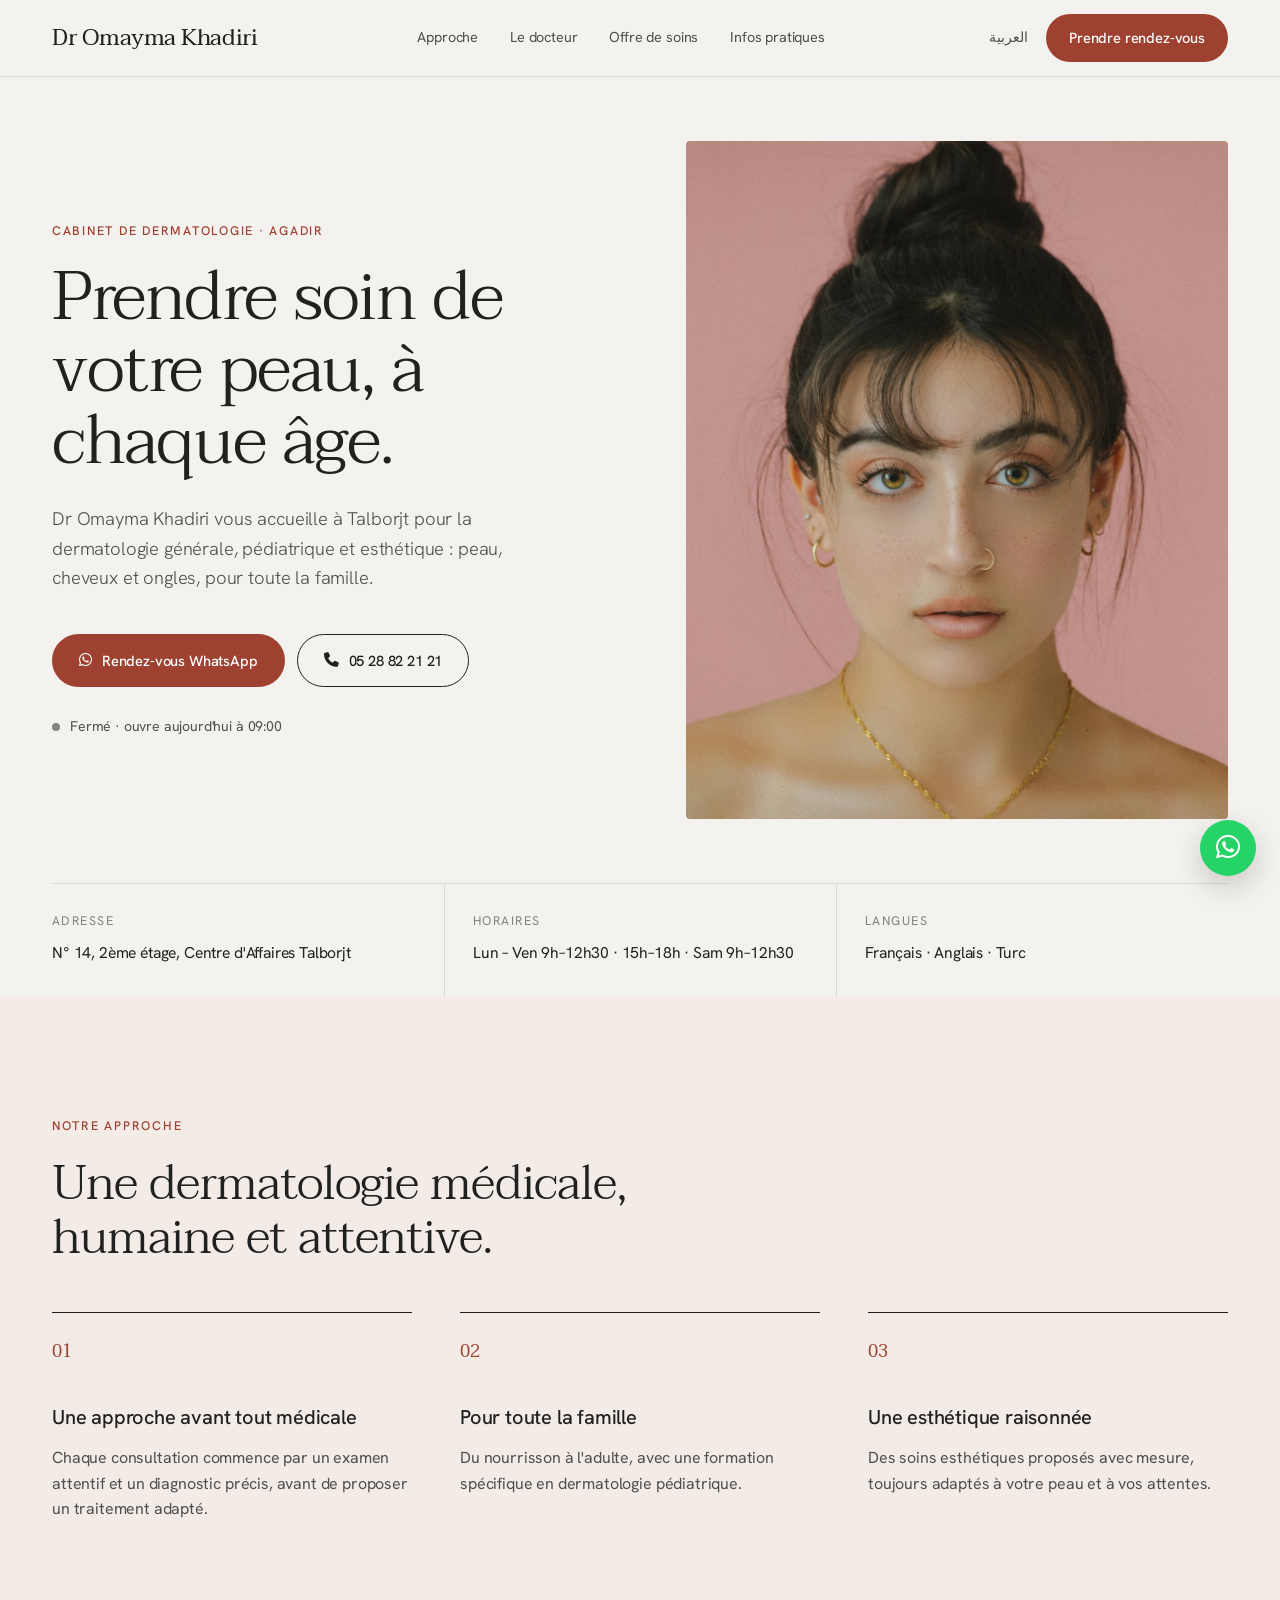
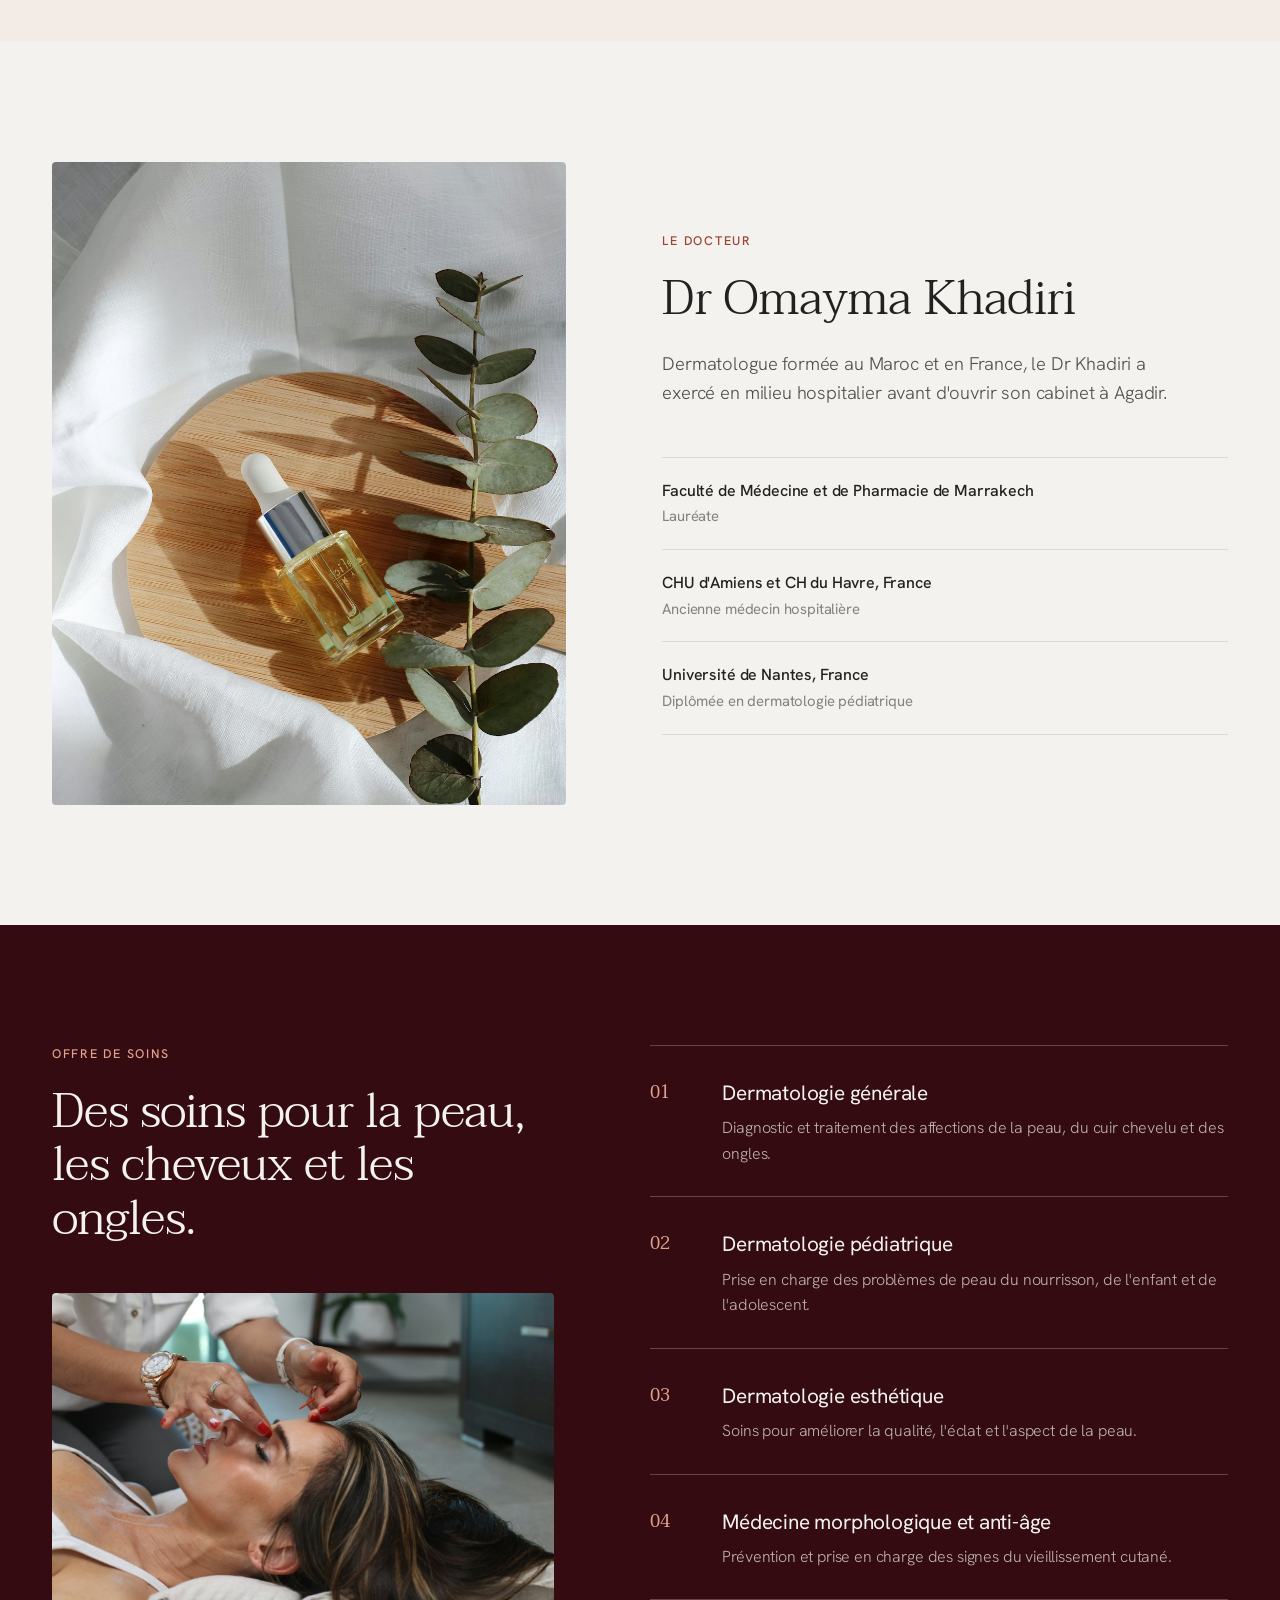
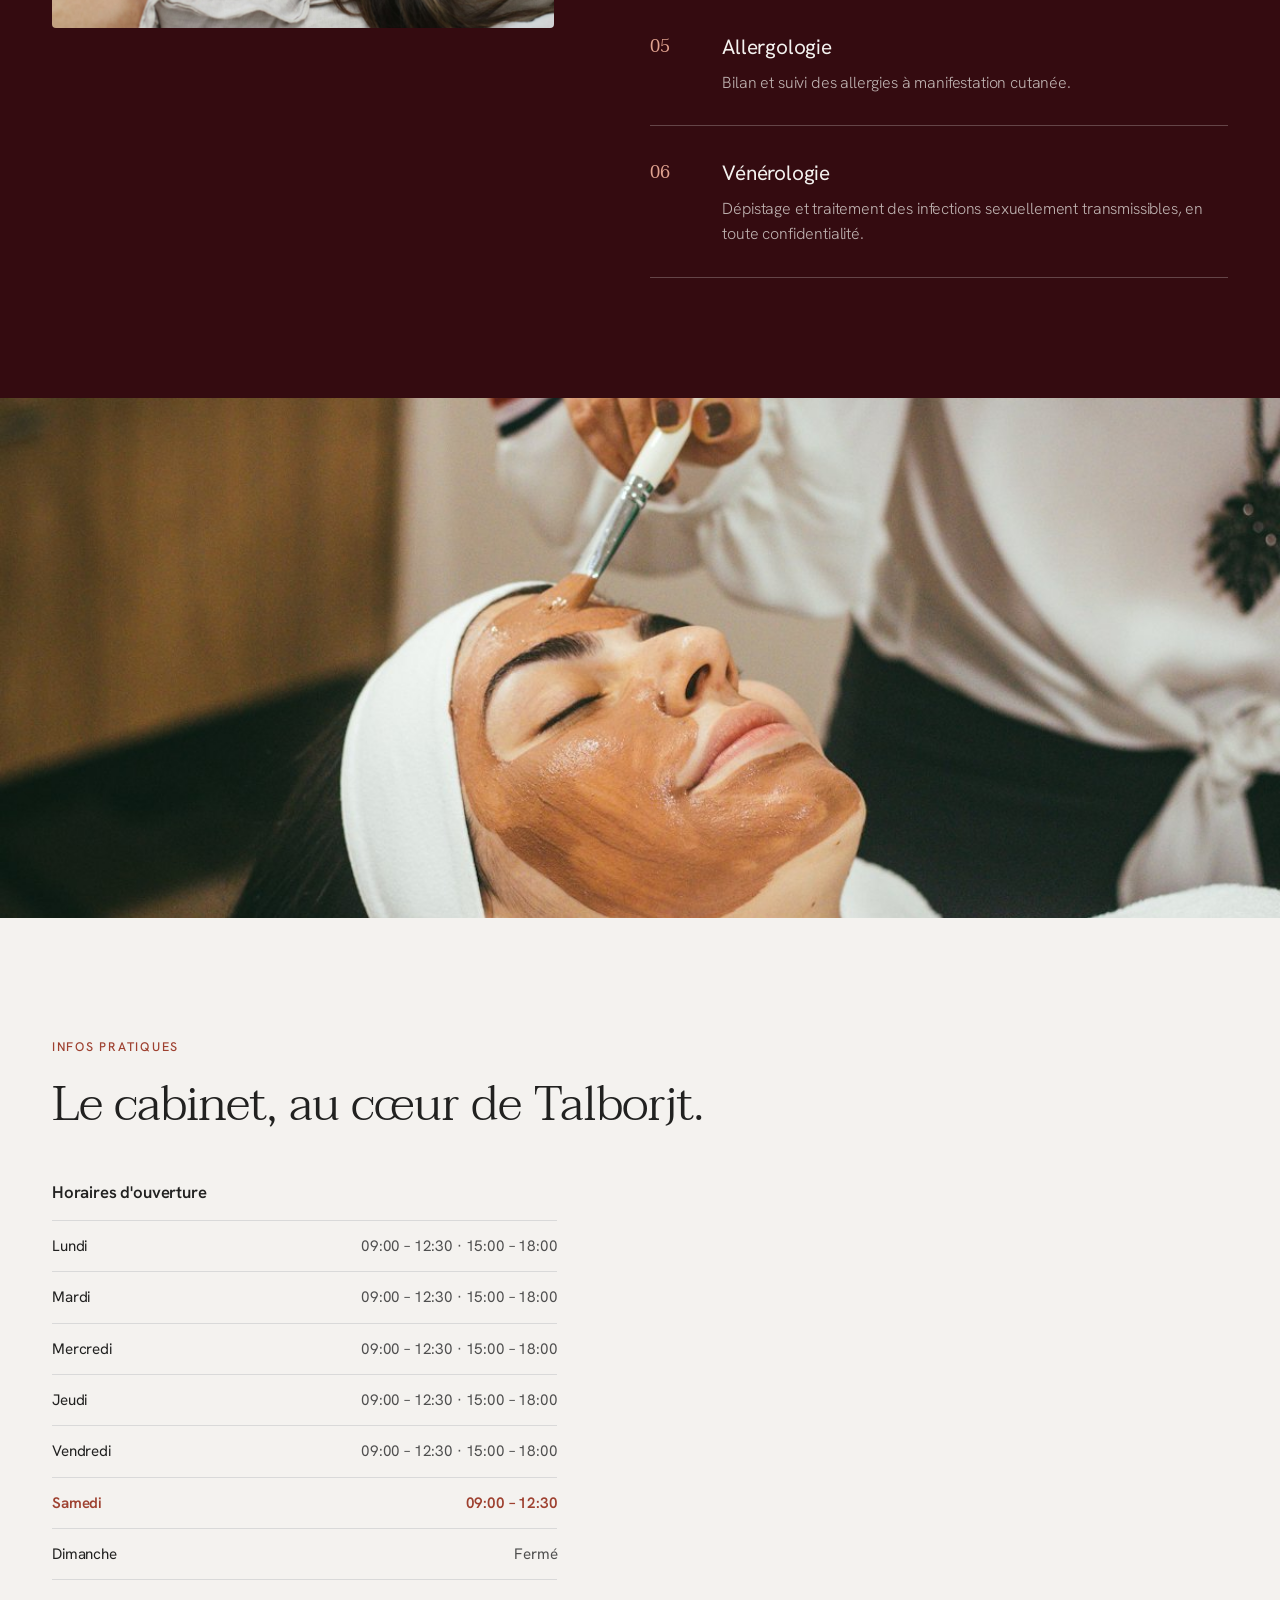
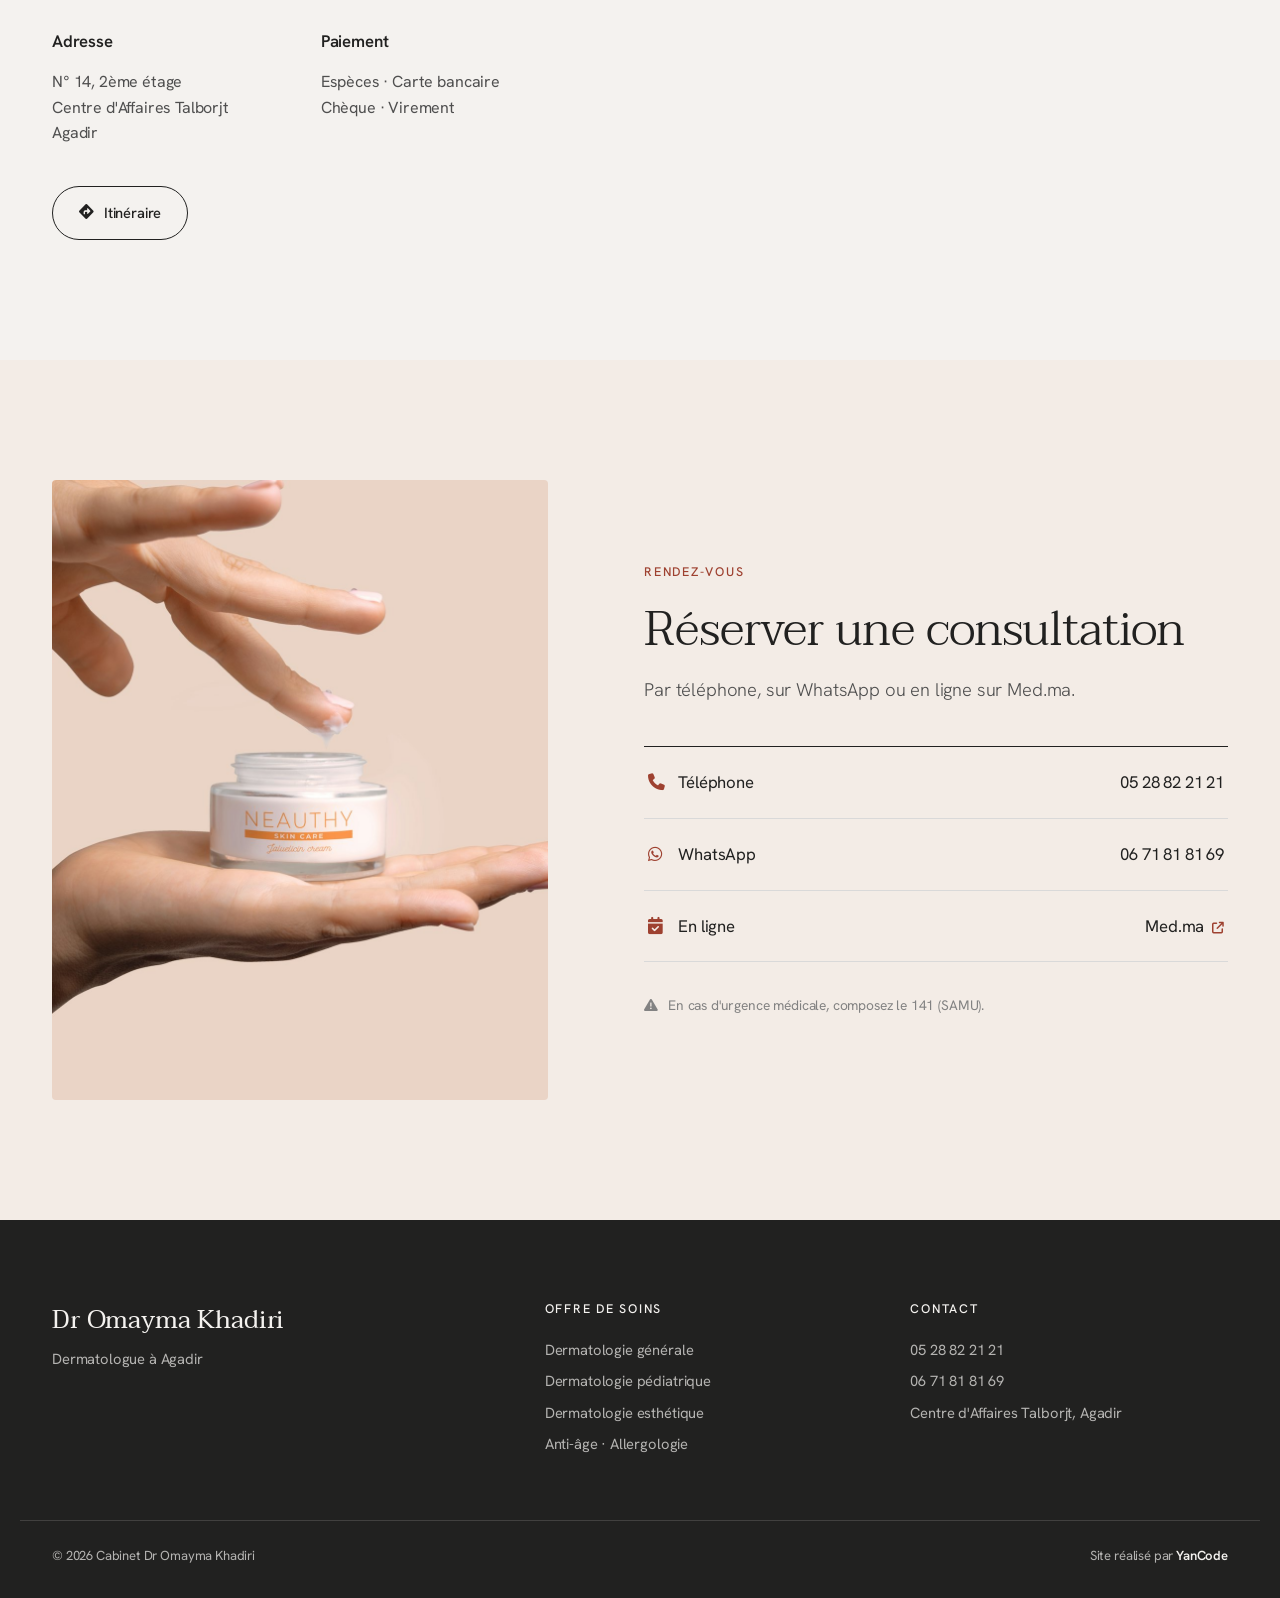
<file: clients/dr-omayma-khadiri/index.html>
<!DOCTYPE html>
<html lang="fr" dir="ltr">
<head>
    <meta charset="UTF-8">
    <meta name="viewport" content="width=device-width, initial-scale=1.0">
    <title>Dr Omayma Khadiri — Dermatologue à Agadir</title>
    <meta name="description" content="Dr Omayma Khadiri, dermatologue à Agadir (Talborjt) : dermatologie générale, pédiatrique et esthétique, médecine anti-âge, allergologie. Rendez-vous par téléphone ou WhatsApp.">
    <meta name="theme-color" content="#340B10">
    <meta property="og:type" content="website">
    <meta property="og:title" content="Dr Omayma Khadiri — Dermatologue à Agadir">
    <meta property="og:description" content="Cabinet de dermatologie à Talborjt, Agadir. Rendez-vous par téléphone ou WhatsApp.">
    <meta property="og:image" content="images/hero-portrait.jpg">
    <meta property="og:locale" content="fr_FR">
    <meta property="og:locale:alternate" content="ar_MA">
    <link rel="preconnect" href="https://fonts.googleapis.com">
    <link rel="preconnect" href="https://fonts.gstatic.com" crossorigin>
    <link href="https://fonts.googleapis.com/css2?family=Hanken+Grotesk:wght@300;400;500;600&family=Noto+Naskh+Arabic:wght@500;600&family=Taviraj:wght@300;400&family=Tajawal:wght@400;500;700&display=swap" rel="stylesheet">
    <link rel="stylesheet" href="https://cdnjs.cloudflare.com/ajax/libs/font-awesome/6.5.2/css/all.min.css">
    <link rel="stylesheet" href="style.css">
    <script type="application/ld+json">
    {
        "@context": "https://schema.org",
        "@type": "Physician",
        "name": "Dr Omayma Khadiri",
        "medicalSpecialty": "Dermatology",
        "telephone": "+212528822121",
        "address": {
            "@type": "PostalAddress",
            "streetAddress": "N° 14, 2ème étage, Centre d'Affaires Talborjt",
            "addressLocality": "Agadir",
            "addressCountry": "MA"
        },
        "openingHoursSpecification": [
            { "@type": "OpeningHoursSpecification", "dayOfWeek": ["Monday", "Tuesday", "Wednesday", "Thursday", "Friday"], "opens": "09:00", "closes": "12:30" },
            { "@type": "OpeningHoursSpecification", "dayOfWeek": ["Monday", "Tuesday", "Wednesday", "Thursday", "Friday"], "opens": "15:00", "closes": "18:00" },
            { "@type": "OpeningHoursSpecification", "dayOfWeek": "Saturday", "opens": "09:00", "closes": "12:30" }
        ],
        "availableLanguage": ["French", "English", "Turkish"],
        "paymentAccepted": "Cash, Credit Card, Cheque, Bank transfer"
    }
    </script>
</head>
<body>

    <!-- ===== HEADER ===== -->
    <header class="header">
        <div class="container header-inner">
            <a href="#top" class="brand">
                <span data-lang="fr">Dr Omayma Khadiri</span>
                <span data-lang="ar">د. أميمة الخضيري</span>
            </a>
            <nav class="nav" aria-label="Navigation">
                <a href="#approche"><span data-lang="fr">Approche</span><span data-lang="ar">مقاربتنا</span></a>
                <a href="#docteur"><span data-lang="fr">Le docteur</span><span data-lang="ar">الطبيبة</span></a>
                <a href="#soins"><span data-lang="fr">Offre de soins</span><span data-lang="ar">العلاجات</span></a>
                <a href="#cabinet"><span data-lang="fr">Infos pratiques</span><span data-lang="ar">معلومات عملية</span></a>
            </nav>
            <div class="header-actions">
                <button type="button" class="lang-toggle" id="langToggle">
                    <span data-lang="fr" lang="ar">العربية</span>
                    <span data-lang="ar" lang="fr">Français</span>
                </button>
                <a href="#rendez-vous" class="btn btn-red">
                    <span data-lang="fr">Prendre rendez-vous</span><span data-lang="ar">احجز موعداً</span>
                </a>
            </div>
        </div>
    </header>

    <main id="top">

        <!-- ===== HERO ===== -->
        <section class="hero">
            <div class="container hero-inner">
                <div class="hero-text">
                    <p class="eyebrow">
                        <span data-lang="fr">Cabinet de dermatologie · Agadir</span>
                        <span data-lang="ar">عيادة الأمراض الجلدية · أكادير</span>
                    </p>
                    <h1>
                        <span data-lang="fr">Prendre soin de votre peau, à chaque âge.</span>
                        <span data-lang="ar">العناية ببشرتك في كل مراحل العمر.</span>
                    </h1>
                    <p class="lead" data-lang="fr">Dr Omayma Khadiri vous accueille à Talborjt pour la dermatologie générale, pédiatrique et esthétique : peau, cheveux et ongles, pour toute la famille.</p>
                    <p class="lead" data-lang="ar">تستقبلكم الدكتورة أميمة الخضيري بتالبرجت في الأمراض الجلدية العامة، أمراض جلد الأطفال والطب التجميلي: البشرة والشعر والأظافر لجميع أفراد العائلة.</p>
                    <div class="hero-actions">
                        <a href="https://wa.me/212671818169" class="btn btn-red" id="whatsappBtn" target="_blank" rel="noopener">
                            <i class="fab fa-whatsapp"></i>
                            <span data-lang="fr">Rendez-vous WhatsApp</span><span data-lang="ar">موعد عبر واتساب</span>
                        </a>
                        <a href="tel:+212528822121" class="btn btn-line">
                            <i class="fas fa-phone"></i>
                            <span dir="ltr">05 28 82 21 21</span>
                        </a>
                    </div>
                    <p class="open-status" id="openStatus" hidden></p>
                </div>
                <figure class="hero-image">
                    <img src="images/hero-portrait.jpg" alt="" width="1100" height="1375" fetchpriority="high">
                </figure>
            </div>

            <div class="container">
                <dl class="facts">
                    <div>
                        <dt><span data-lang="fr">Adresse</span><span data-lang="ar">العنوان</span></dt>
                        <dd data-lang="fr">N° 14, 2ème étage, Centre d'Affaires Talborjt</dd>
                        <dd data-lang="ar">رقم 14، الطابق الثاني، مركز الأعمال تالبرجت</dd>
                    </div>
                    <div>
                        <dt><span data-lang="fr">Horaires</span><span data-lang="ar">أوقات العمل</span></dt>
                        <dd data-lang="fr">Lun – Ven 9h–12h30 · 15h–18h · Sam 9h–12h30</dd>
                        <dd data-lang="ar">الإثنين – الجمعة 9:00–12:30 · 15:00–18:00 · السبت 9:00–12:30</dd>
                    </div>
                    <div>
                        <dt><span data-lang="fr">Langues</span><span data-lang="ar">اللغات</span></dt>
                        <dd data-lang="fr">Français · Anglais · Turc</dd>
                        <dd data-lang="ar">الفرنسية · الإنجليزية · التركية</dd>
                    </div>
                </dl>
            </div>
        </section>

        <!-- ===== APPROACH ===== -->
        <section class="section section-skin" id="approche">
            <div class="container">
                <p class="eyebrow">
                    <span data-lang="fr">Notre approche</span><span data-lang="ar">مقاربتنا</span>
                </p>
                <h2 class="section-title">
                    <span data-lang="fr">Une dermatologie médicale, humaine et attentive.</span>
                    <span data-lang="ar">طب جلدي دقيق، إنساني ومتأنٍّ.</span>
                </h2>
                <div class="pillars">
                    <article>
                        <span class="pillar-num">01</span>
                        <h3 data-lang="fr">Une approche avant tout médicale</h3>
                        <h3 data-lang="ar">مقاربة طبية أولاً</h3>
                        <p data-lang="fr">Chaque consultation commence par un examen attentif et un diagnostic précis, avant de proposer un traitement adapté.</p>
                        <p data-lang="ar">تبدأ كل استشارة بفحص دقيق وتشخيص واضح، قبل اقتراح العلاج المناسب.</p>
                    </article>
                    <article>
                        <span class="pillar-num">02</span>
                        <h3 data-lang="fr">Pour toute la famille</h3>
                        <h3 data-lang="ar">لجميع أفراد العائلة</h3>
                        <p data-lang="fr">Du nourrisson à l'adulte, avec une formation spécifique en dermatologie pédiatrique.</p>
                        <p data-lang="ar">من الرضيع إلى البالغ، مع تكوين متخصص في أمراض جلد الأطفال.</p>
                    </article>
                    <article>
                        <span class="pillar-num">03</span>
                        <h3 data-lang="fr">Une esthétique raisonnée</h3>
                        <h3 data-lang="ar">تجميل متوازن</h3>
                        <p data-lang="fr">Des soins esthétiques proposés avec mesure, toujours adaptés à votre peau et à vos attentes.</p>
                        <p data-lang="ar">علاجات تجميلية مدروسة، ملائمة دائماً لبشرتك ولتطلعاتك.</p>
                    </article>
                </div>
            </div>
        </section>

        <!-- ===== DOCTOR ===== -->
        <section class="section" id="docteur">
            <div class="container split">
                <figure class="split-image">
                    <img src="images/serum.jpg" alt="" width="1000" height="1500" loading="lazy">
                </figure>
                <div class="split-text">
                    <p class="eyebrow">
                        <span data-lang="fr">Le docteur</span><span data-lang="ar">الطبيبة</span>
                    </p>
                    <h2 class="section-title">
                        <span data-lang="fr">Dr Omayma Khadiri</span>
                        <span data-lang="ar">الدكتورة أميمة الخضيري</span>
                    </h2>
                    <p class="body-large" data-lang="fr">Dermatologue formée au Maroc et en France, le Dr Khadiri a exercé en milieu hospitalier avant d'ouvrir son cabinet à Agadir.</p>
                    <p class="body-large" data-lang="ar">طبيبة أمراض جلدية تلقت تكوينها بالمغرب وفرنسا، عملت الدكتورة الخضيري بالمستشفيات قبل افتتاح عيادتها بأكادير.</p>
                    <ol class="credentials">
                        <li>
                            <strong data-lang="fr">Faculté de Médecine et de Pharmacie de Marrakech</strong>
                            <strong data-lang="ar">كلية الطب والصيدلة بمراكش</strong>
                            <span data-lang="fr">Lauréate</span><span data-lang="ar">خريجة</span>
                        </li>
                        <li>
                            <strong data-lang="fr">CHU d'Amiens et CH du Havre, France</strong>
                            <strong data-lang="ar">المركز الاستشفائي الجامعي بأميان ومستشفى لوهافر، فرنسا</strong>
                            <span data-lang="fr">Ancienne médecin hospitalière</span><span data-lang="ar">طبيبة سابقة بالمستشفى</span>
                        </li>
                        <li>
                            <strong data-lang="fr">Université de Nantes, France</strong>
                            <strong data-lang="ar">جامعة نانت، فرنسا</strong>
                            <span data-lang="fr">Diplômée en dermatologie pédiatrique</span><span data-lang="ar">دبلوم في أمراض جلد الأطفال</span>
                        </li>
                    </ol>
                </div>
            </div>
        </section>

        <!-- ===== CARE ===== -->
        <section class="section section-dark" id="soins">
            <div class="container care">
                <div class="care-intro">
                    <p class="eyebrow">
                        <span data-lang="fr">Offre de soins</span><span data-lang="ar">العلاجات</span>
                    </p>
                    <h2 class="section-title">
                        <span data-lang="fr">Des soins pour la peau, les cheveux et les ongles.</span>
                        <span data-lang="ar">علاجات للبشرة والشعر والأظافر.</span>
                    </h2>
                    <figure class="care-image">
                        <img src="images/soin-visage.jpg" alt="" width="1400" height="933" loading="lazy">
                    </figure>
                </div>
                <ol class="care-list">
                    <li>
                        <span class="care-num">01</span>
                        <div>
                            <h3 data-lang="fr">Dermatologie générale</h3>
                            <h3 data-lang="ar">الأمراض الجلدية العامة</h3>
                            <p data-lang="fr">Diagnostic et traitement des affections de la peau, du cuir chevelu et des ongles.</p>
                            <p data-lang="ar">تشخيص وعلاج أمراض الجلد وفروة الرأس والأظافر.</p>
                        </div>
                    </li>
                    <li>
                        <span class="care-num">02</span>
                        <div>
                            <h3 data-lang="fr">Dermatologie pédiatrique</h3>
                            <h3 data-lang="ar">أمراض جلد الأطفال</h3>
                            <p data-lang="fr">Prise en charge des problèmes de peau du nourrisson, de l'enfant et de l'adolescent.</p>
                            <p data-lang="ar">التكفل بمشاكل البشرة عند الرضع والأطفال والمراهقين.</p>
                        </div>
                    </li>
                    <li>
                        <span class="care-num">03</span>
                        <div>
                            <h3 data-lang="fr">Dermatologie esthétique</h3>
                            <h3 data-lang="ar">الأمراض الجلدية التجميلية</h3>
                            <p data-lang="fr">Soins pour améliorer la qualité, l'éclat et l'aspect de la peau.</p>
                            <p data-lang="ar">علاجات لتحسين جودة البشرة ونضارتها ومظهرها.</p>
                        </div>
                    </li>
                    <li>
                        <span class="care-num">04</span>
                        <div>
                            <h3 data-lang="fr">Médecine morphologique et anti-âge</h3>
                            <h3 data-lang="ar">الطب المورفولوجي ومكافحة الشيخوخة</h3>
                            <p data-lang="fr">Prévention et prise en charge des signes du vieillissement cutané.</p>
                            <p data-lang="ar">الوقاية من علامات شيخوخة الجلد ومعالجتها.</p>
                        </div>
                    </li>
                    <li>
                        <span class="care-num">05</span>
                        <div>
                            <h3 data-lang="fr">Allergologie</h3>
                            <h3 data-lang="ar">الحساسية</h3>
                            <p data-lang="fr">Bilan et suivi des allergies à manifestation cutanée.</p>
                            <p data-lang="ar">تشخيص ومتابعة أنواع الحساسية التي تظهر على الجلد.</p>
                        </div>
                    </li>
                    <li>
                        <span class="care-num">06</span>
                        <div>
                            <h3 data-lang="fr">Vénérologie</h3>
                            <h3 data-lang="ar">الأمراض المنقولة جنسياً</h3>
                            <p data-lang="fr">Dépistage et traitement des infections sexuellement transmissibles, en toute confidentialité.</p>
                            <p data-lang="ar">الكشف عن الأمراض المنقولة جنسياً وعلاجها في سرية تامة.</p>
                        </div>
                    </li>
                </ol>
            </div>
        </section>

        <!-- ===== IMAGE BAND ===== -->
        <section class="band" aria-hidden="true">
            <img src="images/masque.jpg" alt="" width="1200" height="800" loading="lazy">
        </section>

        <!-- ===== PRACTICAL INFO ===== -->
        <section class="section" id="cabinet">
            <div class="container">
                <p class="eyebrow">
                    <span data-lang="fr">Infos pratiques</span><span data-lang="ar">معلومات عملية</span>
                </p>
                <h2 class="section-title">
                    <span data-lang="fr">Le cabinet, au cœur de Talborjt.</span>
                    <span data-lang="ar">العيادة في قلب تالبرجت.</span>
                </h2>
                <div class="practice">
                    <div class="practice-info">
                        <h3 data-lang="fr">Horaires d'ouverture</h3>
                        <h3 data-lang="ar">أوقات العمل</h3>
                        <table class="hours" id="hoursTable">
                            <tr data-day="1"><th><span data-lang="fr">Lundi</span><span data-lang="ar">الإثنين</span></th><td>09:00 – 12:30 · 15:00 – 18:00</td></tr>
                            <tr data-day="2"><th><span data-lang="fr">Mardi</span><span data-lang="ar">الثلاثاء</span></th><td>09:00 – 12:30 · 15:00 – 18:00</td></tr>
                            <tr data-day="3"><th><span data-lang="fr">Mercredi</span><span data-lang="ar">الأربعاء</span></th><td>09:00 – 12:30 · 15:00 – 18:00</td></tr>
                            <tr data-day="4"><th><span data-lang="fr">Jeudi</span><span data-lang="ar">الخميس</span></th><td>09:00 – 12:30 · 15:00 – 18:00</td></tr>
                            <tr data-day="5"><th><span data-lang="fr">Vendredi</span><span data-lang="ar">الجمعة</span></th><td>09:00 – 12:30 · 15:00 – 18:00</td></tr>
                            <tr data-day="6"><th><span data-lang="fr">Samedi</span><span data-lang="ar">السبت</span></th><td>09:00 – 12:30</td></tr>
                            <tr data-day="0"><th><span data-lang="fr">Dimanche</span><span data-lang="ar">الأحد</span></th><td><span data-lang="fr">Fermé</span><span data-lang="ar">مغلق</span></td></tr>
                        </table>

                        <div class="info-grid">
                            <div>
                                <h3 data-lang="fr">Adresse</h3>
                                <h3 data-lang="ar">العنوان</h3>
                                <p data-lang="fr">N° 14, 2ème étage<br>Centre d'Affaires Talborjt<br>Agadir</p>
                                <p data-lang="ar">رقم 14، الطابق الثاني<br>مركز الأعمال تالبرجت<br>أكادير</p>
                            </div>
                            <div>
                                <h3 data-lang="fr">Paiement</h3>
                                <h3 data-lang="ar">طرق الأداء</h3>
                                <p data-lang="fr">Espèces · Carte bancaire<br>Chèque · Virement</p>
                                <p data-lang="ar">نقداً · بطاقة بنكية<br>شيك · تحويل بنكي</p>
                            </div>
                        </div>

                        <a href="https://maps.google.com/?q=Centre+d%27Affaires+Talborjt+Agadir" class="btn btn-line" target="_blank" rel="noopener">
                            <i class="fas fa-diamond-turn-right"></i>
                            <span data-lang="fr">Itinéraire</span><span data-lang="ar">الاتجاهات</span>
                        </a>
                    </div>
                    <div class="map">
                        <iframe title="Carte du cabinet" src="https://www.google.com/maps?q=Centre+d%27Affaires+Talborjt+Agadir&amp;output=embed" loading="lazy" referrerpolicy="no-referrer-when-downgrade" allowfullscreen></iframe>
                    </div>
                </div>
            </div>
        </section>

        <!-- ===== BOOKING ===== -->
        <section class="section section-skin" id="rendez-vous">
            <div class="container booking">
                <figure class="booking-image">
                    <img src="images/creme.jpg" alt="" width="1000" height="1504" loading="lazy">
                </figure>
                <div class="booking-text">
                    <p class="eyebrow">
                        <span data-lang="fr">Rendez-vous</span><span data-lang="ar">المواعيد</span>
                    </p>
                    <h2 class="section-title">
                        <span data-lang="fr">Réserver une consultation</span>
                        <span data-lang="ar">احجز استشارة</span>
                    </h2>
                    <p class="body-large" data-lang="fr">Par téléphone, sur WhatsApp ou en ligne sur Med.ma.</p>
                    <p class="body-large" data-lang="ar">عبر الهاتف أو واتساب أو عبر الإنترنت على Med.ma.</p>
                    <ul class="booking-links">
                        <li>
                            <a href="tel:+212528822121">
                                <span><i class="fas fa-phone"></i> <span data-lang="fr">Téléphone</span><span data-lang="ar">الهاتف</span></span>
                                <span dir="ltr">05 28 82 21 21</span>
                            </a>
                        </li>
                        <li>
                            <a href="https://wa.me/212671818169" id="whatsappLink" target="_blank" rel="noopener">
                                <span><i class="fab fa-whatsapp"></i> WhatsApp</span>
                                <span dir="ltr">06 71 81 81 69</span>
                            </a>
                        </li>
                        <li>
                            <a href="https://www.med.ma/medecin/dermatologue/agadir/dr-omayma-khadiri-229290" target="_blank" rel="noopener">
                                <span><i class="fas fa-calendar-check"></i> <span data-lang="fr">En ligne</span><span data-lang="ar">عبر الإنترنت</span></span>
                                <span>Med.ma <i class="fas fa-arrow-up-right-from-square"></i></span>
                            </a>
                        </li>
                    </ul>
                    <p class="emergency">
                        <i class="fas fa-triangle-exclamation"></i>
                        <span data-lang="fr">En cas d'urgence médicale, composez le 141 (SAMU).</span>
                        <span data-lang="ar">في حالة الطوارئ الطبية، اتصل بالرقم 141 (الإسعاف).</span>
                    </p>
                </div>
            </div>
        </section>
    </main>

    <!-- ===== FOOTER ===== -->
    <footer class="footer">
        <div class="container footer-grid">
            <div>
                <p class="footer-brand">
                    <span data-lang="fr">Dr Omayma Khadiri</span>
                    <span data-lang="ar">د. أميمة الخضيري</span>
                </p>
                <p data-lang="fr">Dermatologue à Agadir</p>
                <p data-lang="ar">طبيبة الأمراض الجلدية بأكادير</p>
            </div>
            <div>
                <h4 data-lang="fr">Offre de soins</h4>
                <h4 data-lang="ar">العلاجات</h4>
                <ul data-lang="fr">
                    <li>Dermatologie générale</li>
                    <li>Dermatologie pédiatrique</li>
                    <li>Dermatologie esthétique</li>
                    <li>Anti-âge · Allergologie</li>
                </ul>
                <ul data-lang="ar">
                    <li>الأمراض الجلدية العامة</li>
                    <li>أمراض جلد الأطفال</li>
                    <li>الأمراض الجلدية التجميلية</li>
                    <li>مكافحة الشيخوخة · الحساسية</li>
                </ul>
            </div>
            <div>
                <h4 data-lang="fr">Contact</h4>
                <h4 data-lang="ar">التواصل</h4>
                <ul>
                    <li><a href="tel:+212528822121" dir="ltr">05 28 82 21 21</a></li>
                    <li><a href="https://wa.me/212671818169" target="_blank" rel="noopener" dir="ltr">06 71 81 81 69</a></li>
                    <li data-lang="fr">Centre d'Affaires Talborjt, Agadir</li>
                    <li data-lang="ar">مركز الأعمال تالبرجت، أكادير</li>
                </ul>
            </div>
        </div>
        <div class="container footer-bottom">
            <span>© <span id="year">2026</span> <span data-lang="fr">Cabinet Dr Omayma Khadiri</span><span data-lang="ar">عيادة الدكتورة أميمة الخضيري</span></span>
            <span><span data-lang="fr">Site réalisé par</span><span data-lang="ar">تصميم</span> <a href="../../index.html">YanCode</a></span>
        </div>
    </footer>

    <a href="https://wa.me/212671818169" class="whatsapp-float" id="whatsappFloat" target="_blank" rel="noopener" aria-label="WhatsApp">
        <i class="fab fa-whatsapp"></i>
    </a>

    <script src="script.js"></script>
</body>
</html>
</file>
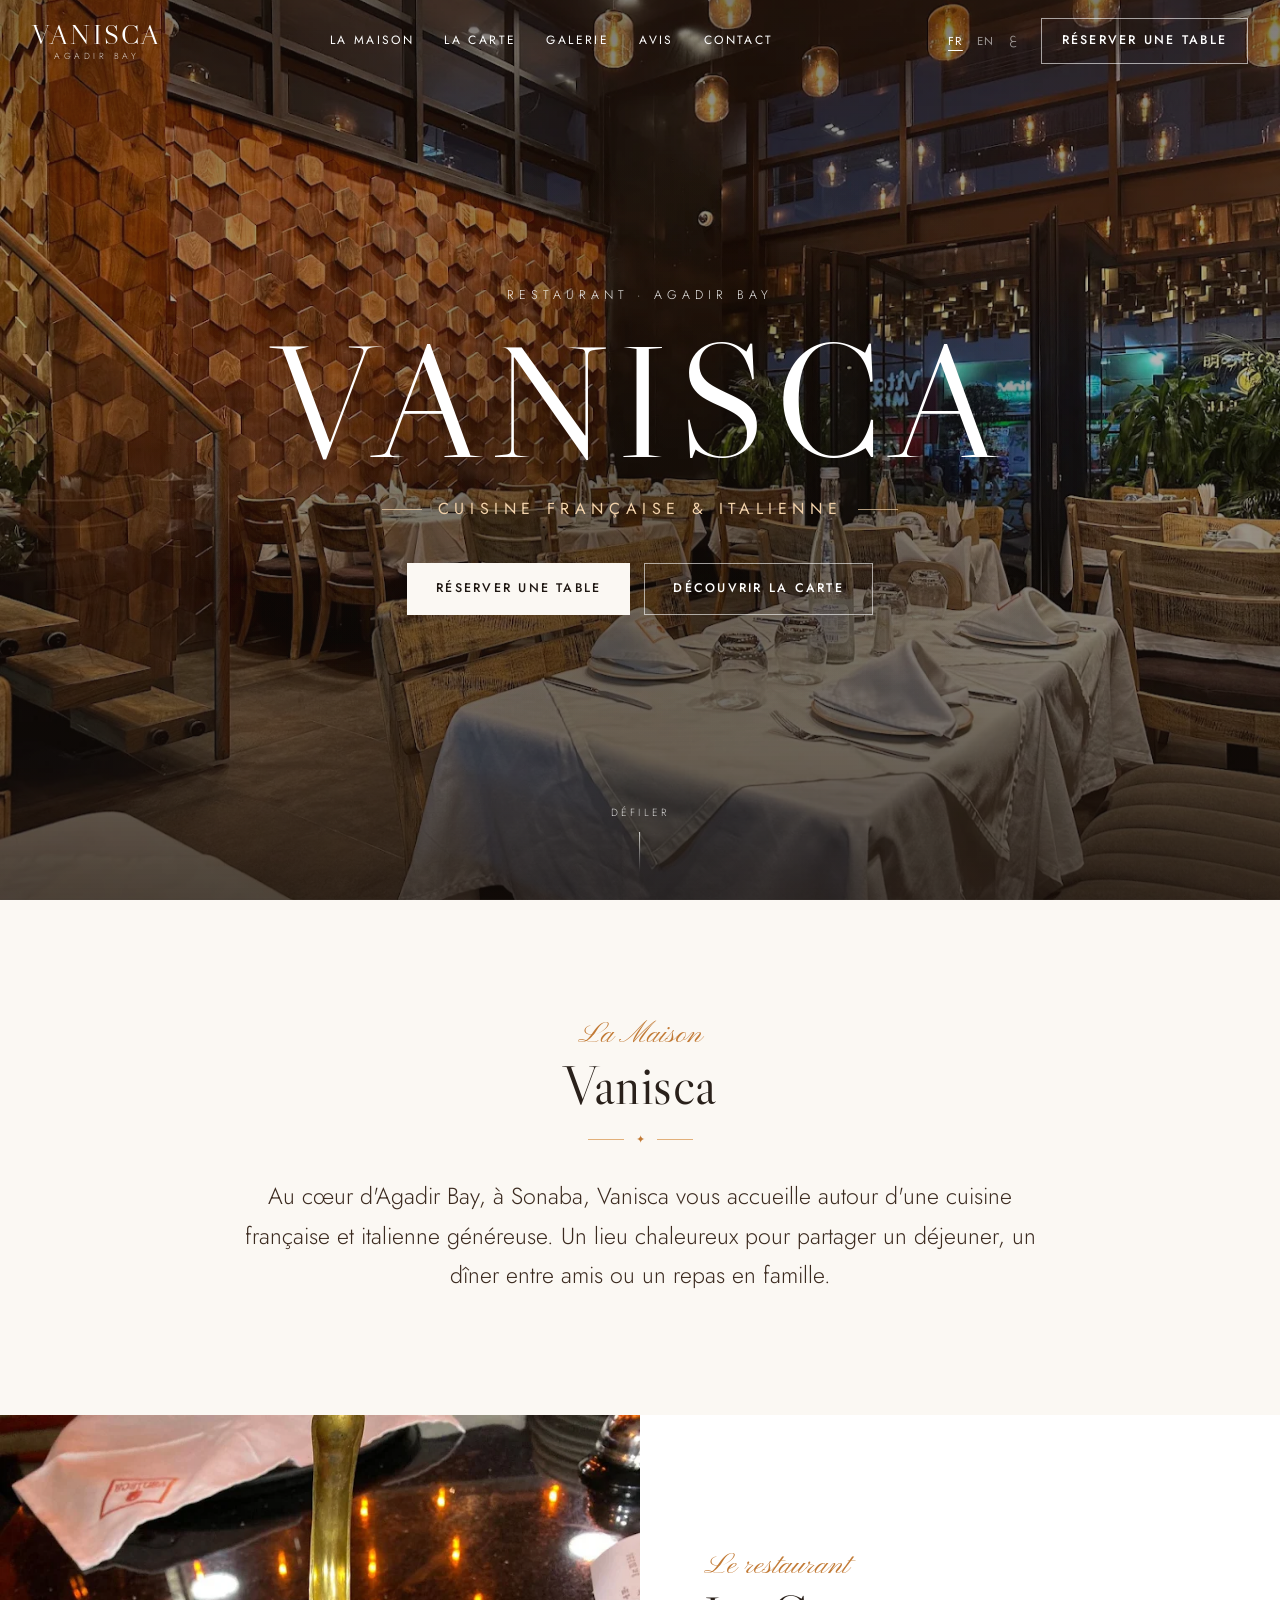
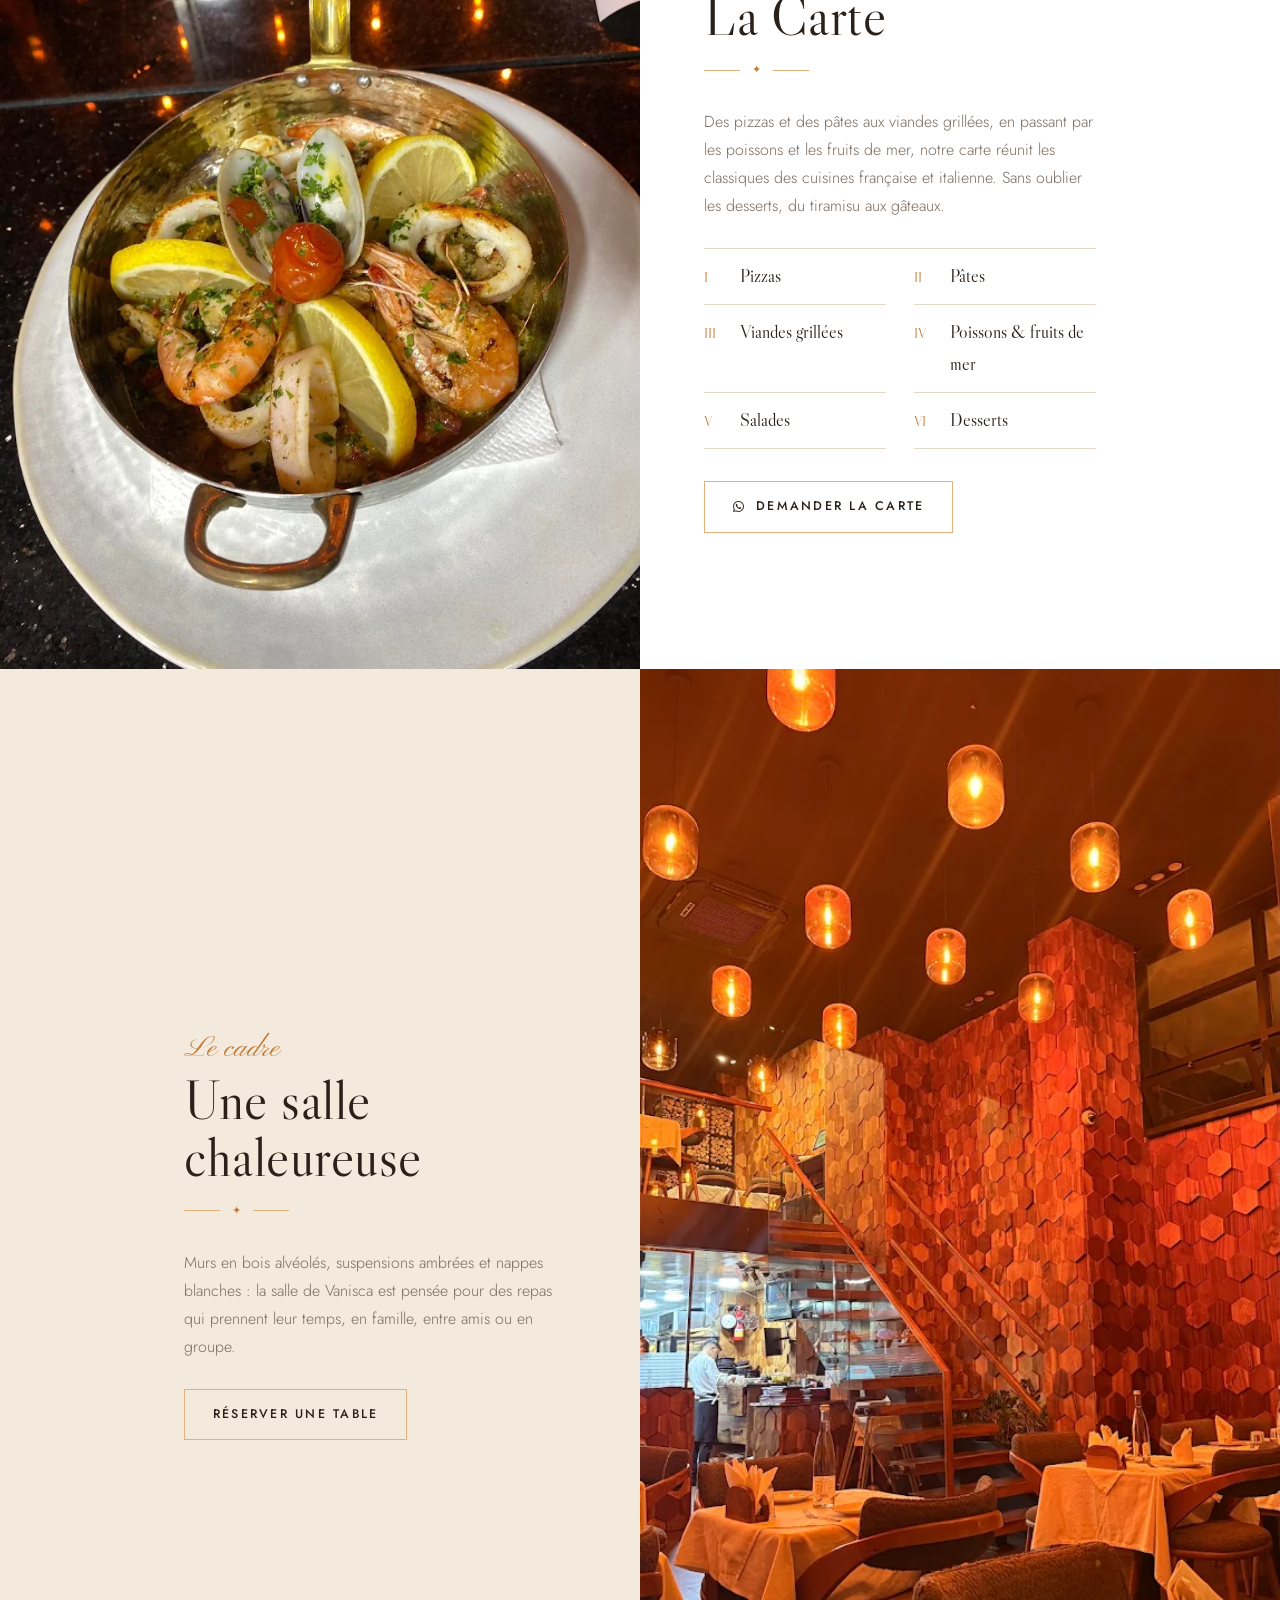
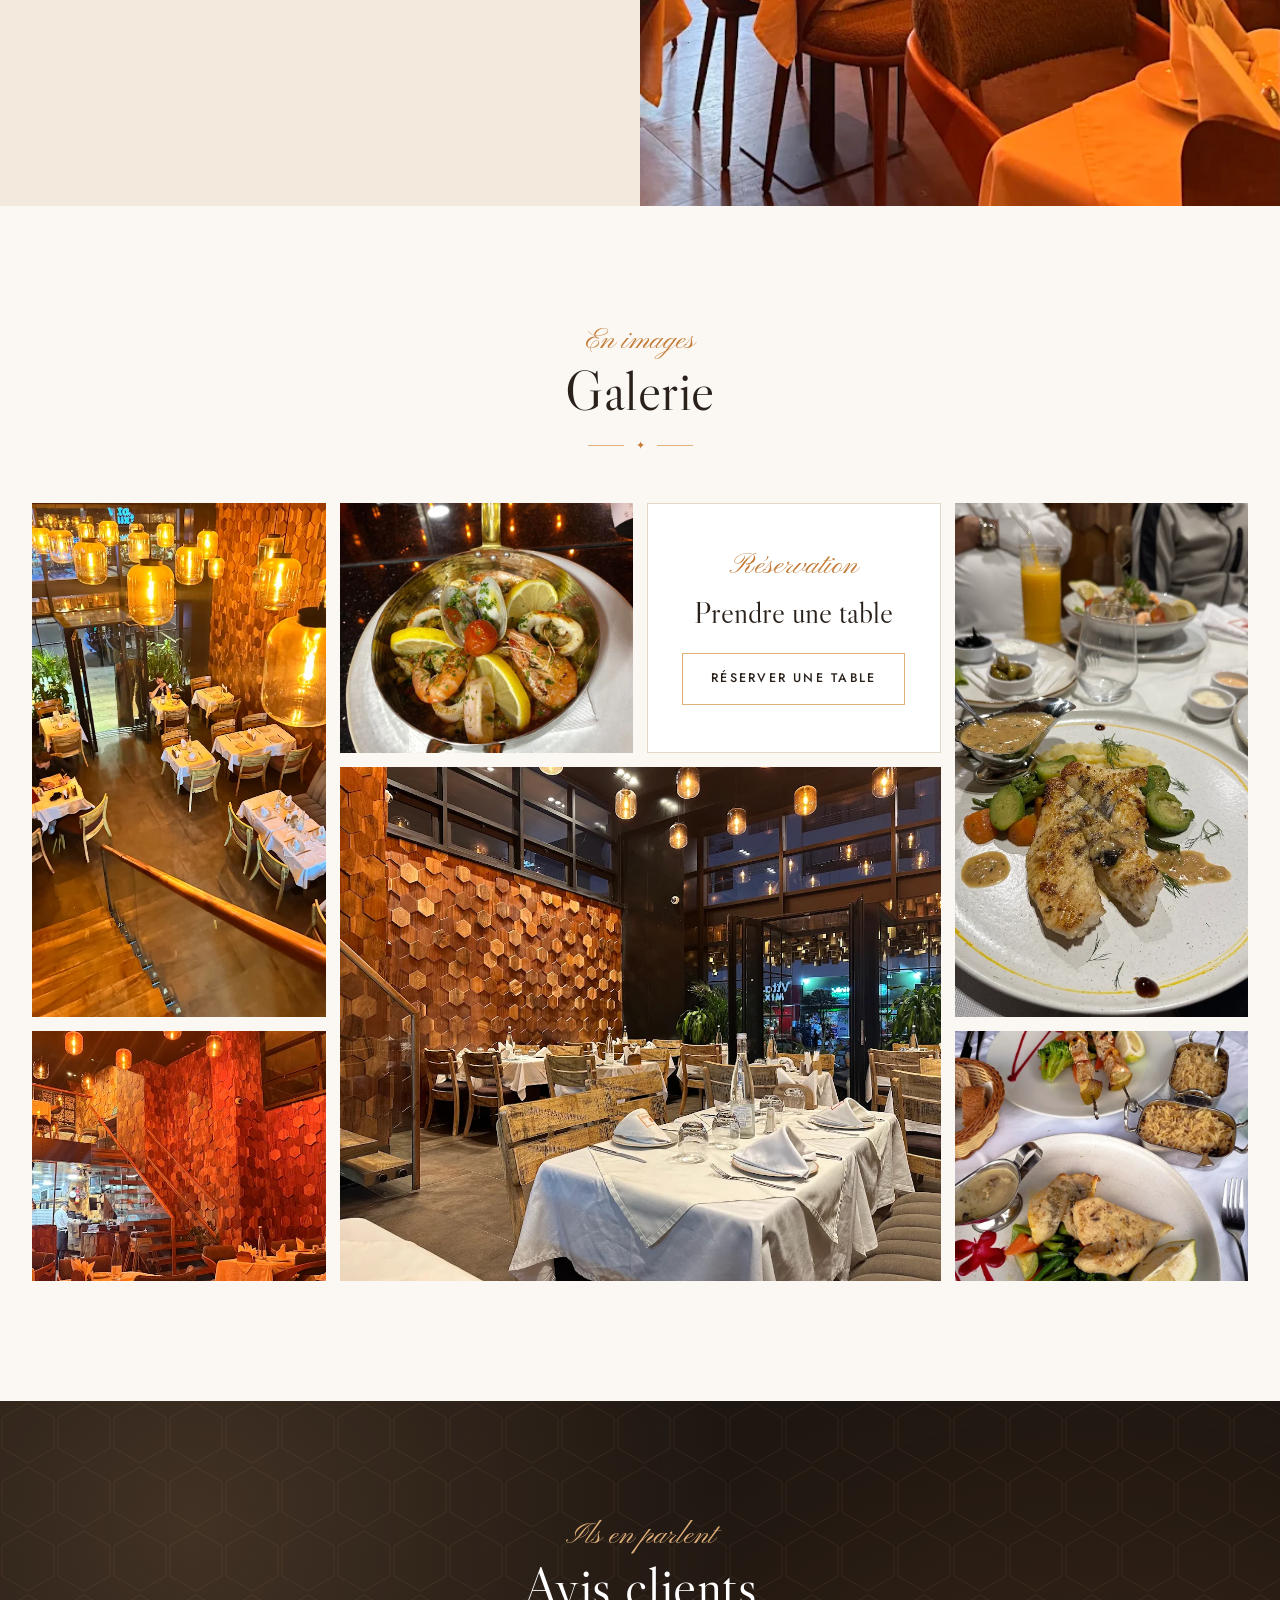
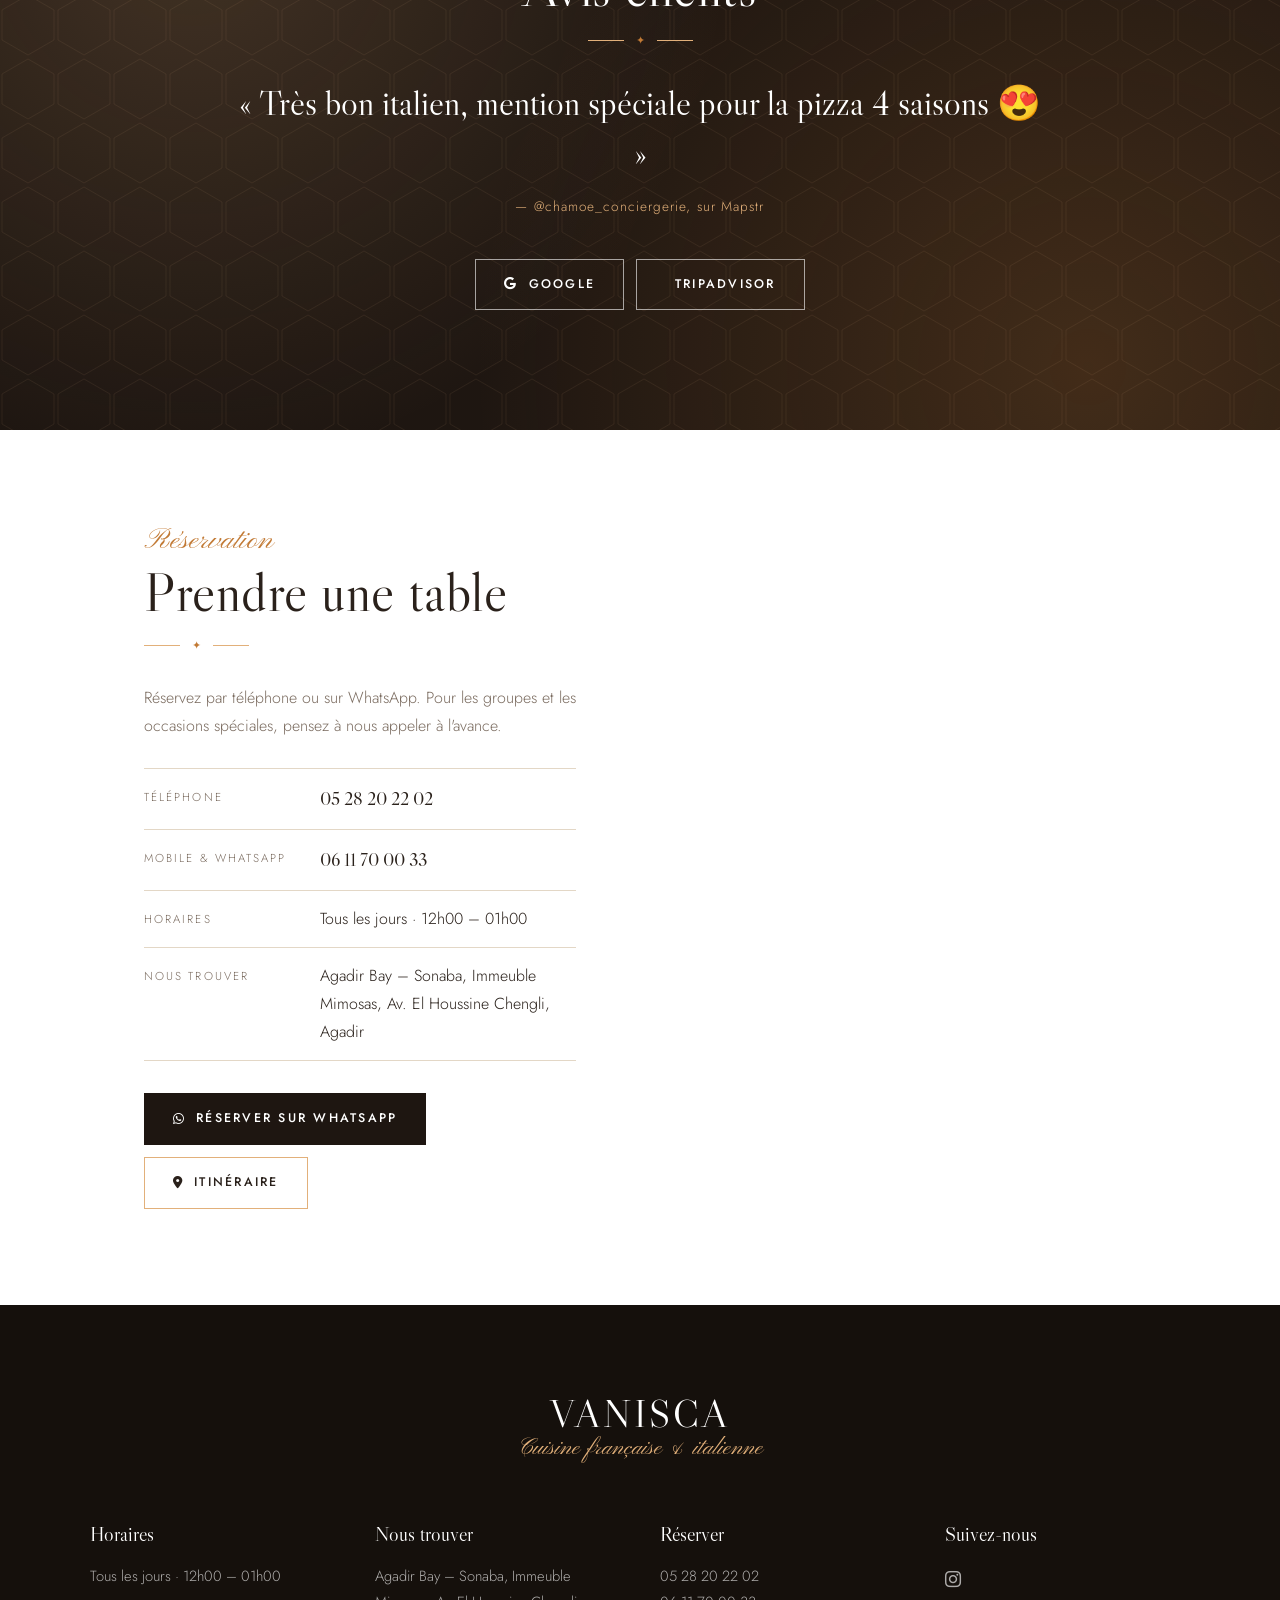
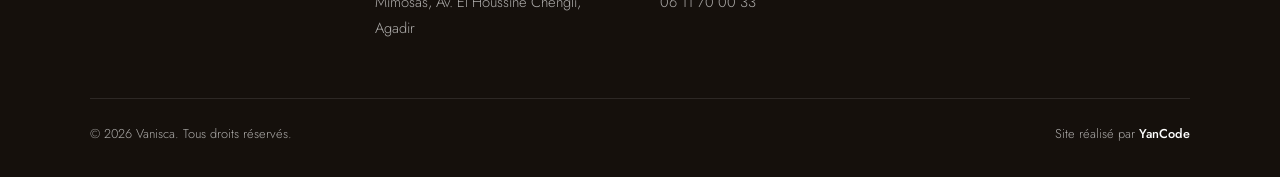
<file: clt/vanisca/index.html>
<!DOCTYPE html>
<html lang="fr" dir="ltr">
<head>
  <meta charset="UTF-8">
  <meta name="viewport" content="width=device-width, initial-scale=1.0">
  <title>Vanisca — Restaurant français & italien à Agadir Bay</title>
  <meta name="description" content="Vanisca, restaurant de cuisine française et italienne à Agadir Bay (Sonaba) : pizzas, pâtes, viandes grillées, poissons et desserts. Réservation par téléphone ou WhatsApp.">
  <meta name="theme-color" content="#1E1611">
  <meta property="og:type" content="restaurant">
  <meta property="og:title" content="Vanisca — Agadir Bay">
  <meta property="og:description" content="Vanisca, restaurant de cuisine française et italienne à Agadir Bay (Sonaba) : pizzas, pâtes, viandes grillées, poissons et desserts. Réservation par téléphone ou WhatsApp.">
  <meta property="og:image" content="images/room3.webp">
  <meta property="og:locale" content="fr_MA">
  <meta property="og:locale:alternate" content="en_US">
  <meta property="og:locale:alternate" content="ar_MA">
  <link rel="preconnect" href="https://fonts.googleapis.com">
  <link rel="preconnect" href="https://fonts.gstatic.com" crossorigin>
  <link href="https://fonts.googleapis.com/css2?family=Jost:wght@300;400;500&family=Libre+Caslon+Display&family=Pinyon+Script&family=Noto+Naskh+Arabic:wght@500;600&family=Tajawal:wght@300;400;500&display=swap" rel="stylesheet">
  <link rel="stylesheet" href="https://cdnjs.cloudflare.com/ajax/libs/font-awesome/6.5.2/css/all.min.css">
  <link rel="stylesheet" href="style.css">
  <script type="application/ld+json">{"@context": "https://schema.org", "@type": "Restaurant", "name": "Vanisca", "servesCuisine": ["French", "Italian"], "telephone": "+212528202202", "address": {"@type": "PostalAddress", "streetAddress": "Agadir Bay – Sonaba, Immeuble Mimosas, Av. El Houssine Chengli", "addressLocality": "Agadir", "addressCountry": "MA"}, "openingHours": "Mo-Su 12:00-01:00", "acceptsReservations": true, "image": "images/room3.webp", "sameAs": ["https://www.instagram.com/vaniscarestaurant/", "https://www.tripadvisor.com/Restaurant_Review-g293731-d27455733-Reviews-Restaurant_Vanisca-Agadir_Souss_Massa.html"]}</script>
</head>
<body>

<!-- ===== HEADER ===== -->
<header class="header" id="header">
  <div class="header-inner">
    <a href="#top" class="brand">Vanisca<small>Agadir Bay</small></a>
    <nav class="nav" id="nav">
      <a href="#maison"><span data-i18n="navHouse">La Maison</span></a>
      <a href="#carte"><span data-i18n="navMenu">La Carte</span></a>
      <a href="#galerie"><span data-i18n="navGallery">Galerie</span></a>
      <a href="#avis"><span data-i18n="navReviews">Avis</span></a>
      <a href="#contact"><span data-i18n="navContact">Contact</span></a>
    </nav>
    <div class="header-actions">
      <div class="lang" id="lang" role="group" aria-label="Langue / Language / اللغة">
        <button type="button" data-lang="fr" lang="fr" aria-pressed="true">FR</button>
        <button type="button" data-lang="en" lang="en" aria-pressed="false">EN</button>
        <button type="button" data-lang="ar" lang="ar" aria-pressed="false">ع</button>
      </div>
      <a href="#contact" class="btn btn-outline-light header-book"><span data-i18n="book">Réserver une table</span></a>
      <button type="button" class="burger" id="burger" aria-label="Menu" aria-expanded="false" aria-controls="nav"><span></span><span></span></button>
    </div>
  </div>
</header>

<main id="top">

<!-- ===== HERO ===== -->
<section class="hero">
  <img class="hero-bg" src="images/room3.webp" alt="" width="1360" height="1020" fetchpriority="high">
  <div class="hero-content">
    <p class="hero-kicker" data-i18n="heroKicker">Restaurant · Agadir Bay</p>
    <h1 class="hero-title">Vanisca</h1>
    <p class="hero-tagline" data-i18n="heroTagline">Cuisine française & italienne</p>
    <div class="hero-actions">
      <a href="#contact" class="btn btn-light"><span data-i18n="book">Réserver une table</span></a>
      <a href="#carte" class="btn btn-outline-light"><span data-i18n="heroMenu">Découvrir la carte</span></a>
    </div>
  </div>
  <a href="#maison" class="hero-scroll" aria-label="Scroll"><span data-i18n="scroll">Défiler</span><i></i></a>
</section>

<!-- ===== INTRO ===== -->
<section class="intro" id="maison">
  <div class="heading heading-center">
        <span class="script" data-i18n="introScript">La Maison</span>
        <h2 class="title" >Vanisca</h2>
        <span class="ornament" aria-hidden="true"><i></i>✦<i></i></span>
      </div>
  <p class="intro-text" data-i18n="introText">Au cœur d'Agadir Bay, à Sonaba, Vanisca vous accueille autour d'une cuisine française et italienne généreuse. Un lieu chaleureux pour partager un déjeuner, un dîner entre amis ou un repas en famille.</p>
</section>

<!-- ===== MENU ===== -->
<section class="split" id="carte">
  <figure class="split-media"><img src="images/plat1.webp" alt="Vanisca" width="765" height="1020" loading="lazy"></figure>
  <div class="split-text">
    <div class="heading">
        <span class="script" data-i18n="menuScript">Le restaurant</span>
        <h2 class="title" data-i18n="menuTitle">La Carte</h2>
        <span class="ornament" aria-hidden="true"><i></i>✦<i></i></span>
      </div>
    <p data-i18n="menuText">Des pizzas et des pâtes aux viandes grillées, en passant par les poissons et les fruits de mer, notre carte réunit les classiques des cuisines française et italienne. Sans oublier les desserts, du tiramisu aux gâteaux.</p>
    <ol class="menu-list">
      <li><span class="roman">I</span><span data-i18n="cat1">Pizzas</span></li>
      <li><span class="roman">II</span><span data-i18n="cat2">Pâtes</span></li>
      <li><span class="roman">III</span><span data-i18n="cat3">Viandes grillées</span></li>
      <li><span class="roman">IV</span><span data-i18n="cat4">Poissons & fruits de mer</span></li>
      <li><span class="roman">V</span><span data-i18n="cat5">Salades</span></li>
      <li><span class="roman">VI</span><span data-i18n="cat6">Desserts</span></li>
    </ol>
    <a href="https://wa.me/212611700033" class="btn btn-outline" data-wa="waMenu" target="_blank" rel="noopener"><i class="fab fa-whatsapp"></i> <span data-i18n="menuBtn">Demander la carte</span></a>
  </div>
</section>

<!-- ===== SETTING ===== -->
<section class="split split-reverse">
  <figure class="split-media"><img src="images/room2.webp" alt="Vanisca" width="574" height="1020" loading="lazy"></figure>
  <div class="split-text">
    <div class="heading">
        <span class="script" data-i18n="roomScript">Le cadre</span>
        <h2 class="title" data-i18n="roomTitle">Une salle chaleureuse</h2>
        <span class="ornament" aria-hidden="true"><i></i>✦<i></i></span>
      </div>
    <p data-i18n="roomText">Murs en bois alvéolés, suspensions ambrées et nappes blanches : la salle de Vanisca est pensée pour des repas qui prennent leur temps, en famille, entre amis ou en groupe.</p>
    <a href="#contact" class="btn btn-outline"><span data-i18n="book">Réserver une table</span></a>
  </div>
</section>

<!-- ===== GALLERY ===== -->
<section class="gallery" id="galerie">
  <div class="heading heading-center">
        <span class="script" data-i18n="galleryScript">En images</span>
        <h2 class="title" data-i18n="galleryTitle">Galerie</h2>
        <span class="ornament" aria-hidden="true"><i></i>✦<i></i></span>
      </div>
  <div class="gallery-grid">
    <figure class="g-item g-a"><img src="images/room1.webp" alt="Vanisca" width="765" height="1020" loading="lazy"></figure>
    <figure class="g-item g-b"><img src="images/plat1.webp" alt="Vanisca" width="765" height="1020" loading="lazy"></figure>
    <a href="#contact" class="g-item g-tile g-c">
      <span class="script" data-i18n="tileScript">Réservation</span>
      <span class="g-tile-title" data-i18n="tileTitle">Prendre une table</span>
      <span class="btn btn-outline"><span data-i18n="book">Réserver une table</span></span>
    </a>
    <figure class="g-item g-d"><img src="images/plat2.webp" alt="Vanisca" width="765" height="1020" loading="lazy"></figure>
    <figure class="g-item g-e"><img src="images/room3.webp" alt="Vanisca" width="1360" height="1020" loading="lazy"></figure>
    <figure class="g-item g-f"><img src="images/room2.webp" alt="Vanisca" width="574" height="1020" loading="lazy"></figure>
    <figure class="g-item g-g"><img src="images/plat3-web.webp" alt="Vanisca" width="765" height="948" loading="lazy"></figure>
  </div>
</section>

<!-- ===== REVIEWS ===== -->
<section class="band" id="avis">
  <div class="band-inner">
    <div class="heading heading-center">
        <span class="script" data-i18n="reviewsScript">Ils en parlent</span>
        <h2 class="title" data-i18n="reviewsTitle">Avis clients</h2>
        <span class="ornament" aria-hidden="true"><i></i>✦<i></i></span>
      </div>
    <figure class="review">
      <blockquote lang="fr">« Très bon italien, mention spéciale pour la pizza 4 saisons 😍 »</blockquote>
      <figcaption>— @chamoe_conciergerie, <span data-i18n="reviewSource">sur Mapstr</span></figcaption>
    </figure>
    <div class="band-links">
      <a href="https://www.google.com/maps/search/?api=1&query=VANISCA+restaurant+Agadir" class="btn btn-outline-light" target="_blank" rel="noopener"><i class="fab fa-google"></i> Google</a>
      <a href="https://www.tripadvisor.com/Restaurant_Review-g293731-d27455733-Reviews-Restaurant_Vanisca-Agadir_Souss_Massa.html" class="btn btn-outline-light" target="_blank" rel="noopener"><i class="fab fa-tripadvisor"></i> Tripadvisor</a>
    </div>
  </div>
</section>

<!-- ===== BOOKING & CONTACT ===== -->
<section class="contact" id="contact">
  <div class="contact-text">
    <div class="heading">
        <span class="script" data-i18n="bookScript">Réservation</span>
        <h2 class="title" data-i18n="bookTitle">Prendre une table</h2>
        <span class="ornament" aria-hidden="true"><i></i>✦<i></i></span>
      </div>
    <p data-i18n="bookText">Réservez par téléphone ou sur WhatsApp. Pour les groupes et les occasions spéciales, pensez à nous appeler à l'avance.</p>
    <ul class="contact-list">
      <li>
        <span class="contact-label"><span data-i18n="phone">Téléphone</span></span>
        <a href="tel:+212528202202" dir="ltr">05 28 20 22 02</a>
      </li>
      <li>
        <span class="contact-label"><span data-i18n="mobile">Mobile & WhatsApp</span></span>
        <a href="tel:+212611700033" dir="ltr">06 11 70 00 33</a>
      </li>
      <li>
        <span class="contact-label"><span data-i18n="hoursTitle">Horaires</span></span>
        <span data-i18n="hoursText">Tous les jours · 12h00 – 01h00</span>
      </li>
      <li>
        <span class="contact-label"><span data-i18n="findTitle">Nous trouver</span></span>
        <span data-i18n="address">Agadir Bay – Sonaba, Immeuble Mimosas, Av. El Houssine Chengli, Agadir</span>
      </li>
    </ul>
    <div class="contact-actions">
      <a href="https://wa.me/212611700033" class="btn btn-dark" data-wa="waBook" target="_blank" rel="noopener"><i class="fab fa-whatsapp"></i> <span data-i18n="whatsappBtn">Réserver sur WhatsApp</span></a>
      <a href="https://www.google.com/maps/search/?api=1&query=VANISCA+restaurant+Agadir" class="btn btn-outline" target="_blank" rel="noopener"><i class="fas fa-location-dot"></i> <span data-i18n="directions">Itinéraire</span></a>
    </div>
  </div>
  <div class="contact-map">
    <iframe title="Vanisca — Google Maps" src="https://www.google.com/maps?q=VANISCA+restaurant+Agadir&output=embed" loading="lazy" referrerpolicy="no-referrer-when-downgrade" allowfullscreen></iframe>
  </div>
</section>

</main>

<!-- ===== FOOTER ===== -->
<footer class="footer">
  <div class="footer-brand">Vanisca<small><span data-i18n="heroTagline">Cuisine française & italienne</span></small></div>
  <div class="footer-grid">
    <div>
      <h3 data-i18n="hoursTitle">Horaires</h3>
      <p data-i18n="hoursText">Tous les jours · 12h00 – 01h00</p>
    </div>
    <div>
      <h3 data-i18n="findTitle">Nous trouver</h3>
      <p data-i18n="address">Agadir Bay – Sonaba, Immeuble Mimosas, Av. El Houssine Chengli, Agadir</p>
    </div>
    <div>
      <h3 data-i18n="footerBook">Réserver</h3>
      <p><a href="tel:+212528202202" dir="ltr">05 28 20 22 02</a><br><a href="tel:+212611700033" dir="ltr">06 11 70 00 33</a></p>
    </div>
    <div>
      <h3 data-i18n="followTitle">Suivez-nous</h3>
      <p class="socials"><a href="https://www.instagram.com/vaniscarestaurant/" target="_blank" rel="noopener" aria-label="Instagram"><i class="fab fa-instagram"></i></a><a href="https://www.tripadvisor.com/Restaurant_Review-g293731-d27455733-Reviews-Restaurant_Vanisca-Agadir_Souss_Massa.html" target="_blank" rel="noopener" aria-label="Tripadvisor"><i class="fab fa-tripadvisor"></i></a></p>
    </div>
  </div>
  <div class="footer-bottom">
    <span>© <span id="year">2026</span> Vanisca. <span data-i18n="rights">Tous droits réservés.</span></span>
    <span><span data-i18n="madeBy">Site réalisé par</span> <a href="../../index.html">YanCode</a></span>
  </div>
</footer>

<!-- Floating booking button -->
<a href="#contact" class="float-book"><i class="fas fa-utensils"></i> <span data-i18n="book">Réserver une table</span></a>

<script src="i18n.js"></script>
<script src="script.js"></script>
</body>
</html>
</file>
<file: clients/dr-omayma-khadiri/style.css>
:root {
    --pampas: #F4F2EF;
    --skin: #F3ECE6;
    --white: #FFFFFF;
    --ink: #212120;
    --ink-soft: #4F4F4F;
    --grey: #828282;
    --line: #D9D9D9;
    --red: #9E4130;
    --red-dark: #84352A;
    --bordeaux: #340B10;
    --whatsapp: #25D366;
    --radius: 4px;
    --serif: 'Taviraj', Georgia, serif;
    --sans: 'Hanken Grotesk', 'Helvetica Neue', sans-serif;
}

* { box-sizing: border-box; margin: 0; padding: 0; }

html { scroll-behavior: smooth; scroll-padding-top: 80px; }

body {
    font-family: var(--sans);
    font-weight: 400;
    background: var(--pampas);
    color: var(--ink);
    line-height: 1.6;
    letter-spacing: -0.01em;
    -webkit-font-smoothing: antialiased;
}

/* Arabic typography */
html[lang="ar"] body { font-family: 'Tajawal', var(--sans); letter-spacing: 0; }
html[lang="ar"] h1,
html[lang="ar"] h2,
html[lang="ar"] .brand,
html[lang="ar"] .footer-brand { font-family: 'Noto Naskh Arabic', serif; font-weight: 600; letter-spacing: 0; }

/* Show only the current language */
html[lang="fr"] [data-lang="ar"],
html[lang="ar"] [data-lang="fr"] { display: none !important; }

a { color: inherit; text-decoration: none; }
img { display: block; width: 100%; height: 100%; object-fit: cover; }
figure { overflow: hidden; border-radius: var(--radius); }

.container { width: 100%; max-width: 1240px; margin: 0 auto; padding: 0 32px; }

:focus-visible { outline: 2px solid var(--red); outline-offset: 3px; }

/* ===== TYPE ===== */
.eyebrow {
    font-size: 0.78rem;
    font-weight: 500;
    letter-spacing: 0.14em;
    text-transform: uppercase;
    color: var(--red);
    margin-bottom: 20px;
}
html[lang="ar"] .eyebrow { letter-spacing: 0; font-size: 0.9rem; }

h1, h2 { font-family: var(--serif); font-weight: 300; letter-spacing: -0.02em; }
h1 { font-size: clamp(2.6rem, 5.4vw, 4.4rem); line-height: 1.04; margin-bottom: 28px; }
.section-title { font-size: clamp(2rem, 3.8vw, 3.1rem); line-height: 1.1; margin-bottom: 48px; max-width: 760px; }
h3 { font-size: 1.05rem; font-weight: 600; letter-spacing: -0.01em; }
.lead, .body-large { font-size: 1.15rem; color: var(--ink-soft); font-weight: 300; max-width: 520px; }

/* ===== BUTTONS ===== */
.btn {
    display: inline-flex;
    align-items: center;
    gap: 10px;
    padding: 14px 26px;
    border-radius: 999px;
    font-size: 0.92rem;
    font-weight: 500;
    border: 1px solid transparent;
    transition: background 0.2s, color 0.2s, border-color 0.2s;
    white-space: nowrap;
}
.btn-red { background: var(--red); color: var(--white); }
.btn-red:hover { background: var(--red-dark); }
.btn-line { border-color: var(--ink); color: var(--ink); }
.btn-line:hover { background: var(--ink); color: var(--white); }

/* ===== HEADER ===== */
.header {
    position: sticky;
    top: 0;
    z-index: 50;
    background: rgba(244, 242, 239, 0.94);
    backdrop-filter: blur(10px);
    border-bottom: 1px solid var(--line);
}
.header-inner { display: flex; align-items: center; justify-content: space-between; gap: 24px; height: 76px; }
.brand { font-family: var(--serif); font-size: 1.45rem; font-weight: 400; letter-spacing: -0.02em; white-space: nowrap; }
.nav { display: flex; gap: 32px; font-size: 0.9rem; color: var(--ink-soft); }
.nav a { position: relative; }
.nav a::after {
    content: '';
    position: absolute;
    inset-inline: 0;
    bottom: -4px;
    height: 1px;
    background: var(--red);
    transform: scaleX(0);
    transition: transform 0.25s;
}
.nav a:hover { color: var(--ink); }
.nav a:hover::after { transform: scaleX(1); }
.header-actions { display: flex; align-items: center; gap: 14px; }
.header-actions .btn { padding: 11px 22px; }
.lang-toggle {
    background: none;
    border: none;
    font: inherit;
    font-size: 0.9rem;
    color: var(--ink-soft);
    cursor: pointer;
    padding: 6px 4px;
}
.lang-toggle:hover { color: var(--red); }

/* ===== HERO ===== */
.hero { padding: 64px 0 0; }
.hero-inner { display: grid; grid-template-columns: 1.05fr 1fr; gap: 64px; align-items: center; }
.hero-actions { display: flex; flex-wrap: wrap; gap: 12px; margin-top: 40px; }
.hero-image { aspect-ratio: 4 / 5; max-height: 680px; }
.hero-image img { object-position: center 30%; }

.open-status {
    display: inline-flex;
    align-items: center;
    gap: 10px;
    margin-top: 28px;
    font-size: 0.88rem;
    color: var(--ink-soft);
}
.open-status::before {
    content: '';
    width: 8px; height: 8px;
    border-radius: 50%;
    background: var(--grey);
}
.open-status.is-open::before { background: var(--whatsapp); box-shadow: 0 0 0 4px rgba(37, 211, 102, 0.18); }
.open-status[hidden] { display: none; }

.facts {
    display: grid;
    grid-template-columns: repeat(3, 1fr);
    border-top: 1px solid var(--line);
    margin-top: 64px;
}
.facts > div { padding: 28px 28px 32px 0; }
.facts > div + div { border-inline-start: 1px solid var(--line); padding-inline-start: 28px; }
.facts dt { font-size: 0.78rem; text-transform: uppercase; letter-spacing: 0.12em; color: var(--grey); margin-bottom: 8px; }
html[lang="ar"] .facts dt { letter-spacing: 0; font-size: 0.88rem; }
.facts dd { font-size: 0.98rem; }

/* ===== SECTIONS ===== */
.section { padding: 120px 0; }
.section-skin { background: var(--skin); }

.pillars { display: grid; grid-template-columns: repeat(3, 1fr); gap: 48px; }
.pillars article { border-top: 1px solid var(--ink); padding-top: 24px; }
.pillar-num { display: block; font-family: var(--serif); font-size: 1.1rem; color: var(--red); margin-bottom: 36px; }
.pillars h3 { font-size: 1.25rem; font-weight: 500; margin-bottom: 12px; }
.pillars p { color: var(--ink-soft); }

/* Doctor */
.split { display: grid; grid-template-columns: 1fr 1.1fr; gap: 96px; align-items: center; }
.split-image { aspect-ratio: 4 / 5; }
.split-text .section-title { margin-bottom: 24px; }
.credentials { list-style: none; margin-top: 48px; border-top: 1px solid var(--line); }
.credentials li { display: flex; flex-direction: column; gap: 2px; padding: 20px 0; border-bottom: 1px solid var(--line); }
.credentials strong { font-weight: 500; }
.credentials span { color: var(--grey); font-size: 0.93rem; }

/* Care (dark) */
.section-dark { background: var(--bordeaux); color: var(--pampas); }
.section-dark .eyebrow { color: #E0A28F; }
.care { display: grid; grid-template-columns: 1fr 1.15fr; gap: 96px; align-items: start; }
.care-intro { position: sticky; top: 120px; }
.care-image { aspect-ratio: 3 / 2; }
.care-list { list-style: none; border-top: 1px solid rgba(244, 242, 239, 0.25); }
.care-list li {
    display: grid;
    grid-template-columns: 56px 1fr;
    gap: 16px;
    padding: 30px 0;
    border-bottom: 1px solid rgba(244, 242, 239, 0.25);
}
.care-num { font-family: var(--serif); font-size: 1.1rem; color: #E0A28F; padding-top: 2px; }
.care-list h3 { font-size: 1.3rem; font-weight: 400; margin-bottom: 6px; }
.care-list p { color: rgba(244, 242, 239, 0.72); font-weight: 300; }

/* Image band */
.band { height: clamp(260px, 42vw, 520px); }
.band img { object-position: center 40%; }

/* Practical info */
.practice { display: grid; grid-template-columns: 1fr 1.2fr; gap: 64px; align-items: stretch; }
.practice-info h3 { margin-bottom: 14px; }
.hours { width: 100%; border-collapse: collapse; margin-bottom: 48px; font-size: 0.95rem; border-top: 1px solid var(--line); }
.hours th, .hours td { padding: 13px 0; border-bottom: 1px solid var(--line); text-align: start; }
.hours th { font-weight: 400; }
.hours td { color: var(--ink-soft); text-align: end; direction: ltr; unicode-bidi: isolate; }
.hours tr.is-today th, .hours tr.is-today td { color: var(--red); font-weight: 600; }
.info-grid { display: grid; grid-template-columns: 1fr 1fr; gap: 32px; margin-bottom: 40px; }
.info-grid p { color: var(--ink-soft); }
.map { border-radius: var(--radius); overflow: hidden; min-height: 460px; }
.map iframe { width: 100%; height: 100%; min-height: 460px; border: 0; filter: grayscale(0.35) sepia(0.12); }

/* Booking */
.booking { display: grid; grid-template-columns: 0.85fr 1fr; gap: 96px; align-items: center; }
.booking-image { aspect-ratio: 4 / 5; max-height: 640px; }
.booking-text .section-title { margin-bottom: 20px; }
.booking-links { list-style: none; margin-top: 40px; border-top: 1px solid var(--ink); }
.booking-links a {
    display: flex;
    justify-content: space-between;
    align-items: center;
    gap: 16px;
    padding: 22px 4px;
    border-bottom: 1px solid var(--line);
    font-size: 1.05rem;
    transition: color 0.2s, padding 0.2s;
}
.booking-links a:hover { color: var(--red); padding-inline-start: 12px; }
.booking-links a > span:first-child { display: inline-flex; align-items: center; gap: 12px; }
.booking-links i { color: var(--red); width: 18px; }
.booking-links .fa-arrow-up-right-from-square { font-size: 0.75rem; width: auto; margin-inline-start: 4px; }
.emergency { display: flex; gap: 10px; align-items: center; margin-top: 32px; font-size: 0.86rem; color: var(--grey); }

/* ===== FOOTER ===== */
.footer { background: var(--ink); color: rgba(244, 242, 239, 0.7); padding: 80px 0 32px; font-size: 0.92rem; }
.footer-grid { display: grid; grid-template-columns: 1.4fr 1fr 1fr; gap: 48px; }
.footer-brand { font-family: var(--serif); font-size: 1.6rem; color: var(--pampas); margin-bottom: 6px; }
.footer h4 { color: var(--pampas); font-size: 0.78rem; font-weight: 500; text-transform: uppercase; letter-spacing: 0.14em; margin-bottom: 18px; }
html[lang="ar"] .footer h4 { letter-spacing: 0; font-size: 0.9rem; }
.footer ul { list-style: none; display: grid; gap: 8px; }
.footer a:hover { color: var(--pampas); }
.footer-bottom {
    display: flex;
    justify-content: space-between;
    gap: 12px;
    flex-wrap: wrap;
    margin-top: 64px;
    padding-top: 24px;
    border-top: 1px solid rgba(244, 242, 239, 0.15);
    font-size: 0.82rem;
}
.footer-bottom a { color: var(--pampas); font-weight: 600; }

.whatsapp-float {
    position: fixed;
    bottom: 24px;
    inset-inline-end: 24px;
    width: 56px; height: 56px;
    border-radius: 50%;
    background: var(--whatsapp);
    color: var(--white);
    display: grid; place-items: center;
    font-size: 1.7rem;
    box-shadow: 0 10px 30px rgba(0, 0, 0, 0.18);
    z-index: 60;
    transition: transform 0.2s;
}
.whatsapp-float:hover { transform: scale(1.08); }

/* ===== RESPONSIVE ===== */
@media (max-width: 1080px) {
    .nav { display: none; }
    .split, .care, .booking { gap: 56px; }
}

@media (max-width: 860px) {
    .section { padding: 80px 0; }
    .hero { padding-top: 40px; }
    .hero-inner, .split, .care, .practice, .booking { grid-template-columns: 1fr; }
    .hero-inner { gap: 40px; }
    .hero-image { aspect-ratio: 4 / 3.4; }
    .split-image, .booking-image { aspect-ratio: 16 / 11; }
    .care-intro { position: static; }
    .pillars { grid-template-columns: 1fr; gap: 36px; }
    .pillar-num { margin-bottom: 16px; }
    .facts { grid-template-columns: 1fr; margin-top: 40px; }
    .facts > div, .facts > div + div { padding: 20px 0; border-inline-start: none; }
    .facts > div + div { border-top: 1px solid var(--line); }
    .footer-grid { grid-template-columns: 1fr 1fr; }
    .footer-grid > div:first-child { grid-column: 1 / -1; }
}

@media (max-width: 560px) {
    .container { padding: 0 16px; }
    .header-inner { height: 64px; gap: 12px; }
    .brand { font-size: 1.15rem; }
    .header-actions .btn { padding: 9px 16px; font-size: 0.82rem; }
    .section-title { margin-bottom: 32px; }
    .hero-actions .btn { flex: 1 1 100%; justify-content: center; }
    .info-grid { grid-template-columns: 1fr; gap: 24px; }
    .map, .map iframe { min-height: 320px; }
    .care-list li { grid-template-columns: 40px 1fr; }
    .footer-grid { grid-template-columns: 1fr; }
}

@media (max-width: 400px) {
    .header-actions .btn span[data-lang] { font-size: 0; }
    .header-actions .btn::before { content: '\f073'; font-family: 'Font Awesome 6 Free'; font-weight: 900; font-size: 0.95rem; }
}

@media (prefers-reduced-motion: reduce) {
    html { scroll-behavior: auto; }
    * { transition: none !important; }
}
</file>
<file: clt/vanisca/style.css>
/* ===== TOKENS ===== */
:root {
    --paper: #FBF8F3;
    --cream: #F3EADD;
    --espresso: #1E1611;
    --brown: #3B2A1F;
    --honey: #C27A35;
    --honey-light: #E2B07A;
    --ink: #2A211B;
    --muted: #7A6B5F;
    --line: #E3D7C6;
    --display: 'Libre Caslon Display', Georgia, serif;
    --script: 'Pinyon Script', cursive;
    --sans: 'Jost', 'Helvetica Neue', sans-serif;
    --ar-display: 'Noto Naskh Arabic', serif;
    --ar-sans: 'Tajawal', sans-serif;
}

/* ===== BASE ===== */
*,
*::before,
*::after {
    margin: 0;
    padding: 0;
    box-sizing: border-box;
}
html {
    scroll-behavior: smooth;
}
html,
body {
    overflow-x: hidden;
    overflow-x: clip;
}
body {
    font-family: var(--sans);
    font-weight: 300;
    color: var(--ink);
    background: var(--paper);
    line-height: 1.75;
    -webkit-font-smoothing: antialiased;
}
html[lang="ar"] body {
    font-family: var(--ar-sans);
    font-weight: 400;
}
body.menu-open {
    overflow: hidden;
}
a {
    color: inherit;
    text-decoration: none;
}
img {
    display: block;
    max-width: 100%;
}
figure {
    margin: 0;
}
button {
    font: inherit;
    color: inherit;
}
:focus-visible {
    outline: 1px solid var(--honey);
    outline-offset: 4px;
}
::selection {
    background: var(--honey);
    color: #fff;
}

/* ===== HEADINGS ===== */
.heading {
    margin-bottom: 28px;
}
.heading-center {
    text-align: center;
}
.script {
    display: block;
    font-family: var(--script);
    font-size: 1.9rem;
    line-height: 1;
    color: var(--honey);
    margin-bottom: 6px;
}
html[lang="ar"] .script {
    font-family: var(--ar-display);
    font-size: 1.05rem;
    font-weight: 500;
    margin-bottom: 10px;
}
.title {
    font-family: var(--display);
    font-weight: 400;
    font-size: clamp(2.3rem, 4.4vw, 3.4rem);
    line-height: 1.05;
    letter-spacing: 0.01em;
}
html[lang="ar"] .title {
    font-family: var(--ar-display);
    font-weight: 600;
    line-height: 1.4;
    letter-spacing: 0;
}
.ornament {
    display: inline-flex;
    align-items: center;
    gap: 12px;
    margin-top: 16px;
    color: var(--honey);
    font-size: 0.7rem;
}
.ornament i {
    width: 36px;
    height: 1px;
    background: var(--honey-light);
}

/* ===== BUTTONS ===== */
.btn {
    display: inline-flex;
    align-items: center;
    justify-content: center;
    gap: 10px;
    padding: 14px 28px;
    border: 1px solid transparent;
    font-family: var(--sans);
    font-size: 0.78rem;
    font-weight: 500;
    letter-spacing: 0.18em;
    text-transform: uppercase;
    cursor: pointer;
    transition: background 0.3s ease, color 0.3s ease, border-color 0.3s ease;
    white-space: nowrap;
}
html[lang="ar"] .btn {
    font-family: var(--ar-sans);
    letter-spacing: 0;
    font-size: 0.95rem;
    text-transform: none;
}
.btn-light {
    background: var(--paper);
    color: var(--espresso);
}
.btn-light:hover {
    background: var(--honey);
    color: #fff;
}
.btn-outline-light {
    border-color: rgba(255, 255, 255, 0.6);
    color: #fff;
}
.btn-outline-light:hover {
    background: #fff;
    color: var(--espresso);
}
.btn-outline {
    border-color: var(--honey-light);
    color: var(--ink);
}
.btn-outline:hover {
    background: var(--honey);
    border-color: var(--honey);
    color: #fff;
}
.btn-dark {
    background: var(--espresso);
    color: #fff;
}
.btn-dark:hover {
    background: var(--honey);
}

/* ===== HEADER ===== */
.header {
    position: fixed;
    inset: 0 0 auto;
    z-index: 100;
    color: #fff;
    transition: background 0.4s ease, color 0.4s ease, box-shadow 0.4s ease;
}
.header.solid {
    background: rgba(251, 248, 243, 0.96);
    backdrop-filter: blur(10px);
    -webkit-backdrop-filter: blur(10px);
    color: var(--ink);
    box-shadow: 0 1px 0 var(--line);
}
.header-inner {
    display: flex;
    align-items: center;
    justify-content: space-between;
    gap: 24px;
    max-width: 1320px;
    margin: 0 auto;
    padding: 18px 32px;
}
.brand {
    font-family: var(--display);
    font-size: 1.7rem;
    letter-spacing: 0.08em;
    text-transform: uppercase;
    line-height: 1;
    display: flex;
    flex-direction: column;
    align-items: center;
}
.brand small {
    font-family: var(--sans);
    font-size: 0.55rem;
    letter-spacing: 0.4em;
    margin-top: 4px;
    opacity: 0.8;
}
.nav {
    display: flex;
    gap: 30px;
}
.nav a {
    font-size: 0.75rem;
    font-weight: 400;
    letter-spacing: 0.2em;
    text-transform: uppercase;
    position: relative;
    padding: 6px 0;
}
html[lang="ar"] .nav a {
    letter-spacing: 0;
    font-size: 0.95rem;
}
.nav a::after {
    content: '';
    position: absolute;
    inset: auto 0 0;
    height: 1px;
    background: currentColor;
    transform: scaleX(0);
    transition: transform 0.3s ease;
}
.nav a:hover::after {
    transform: scaleX(1);
}
.header-actions {
    display: flex;
    align-items: center;
    gap: 18px;
}
.lang {
    display: flex;
    gap: 2px;
}
.lang button {
    background: none;
    border: none;
    padding: 4px 6px;
    font-size: 0.72rem;
    font-weight: 400;
    letter-spacing: 0.12em;
    opacity: 0.55;
    cursor: pointer;
    transition: opacity 0.2s ease;
}
.lang button[lang="ar"] {
    font-family: var(--ar-sans);
    font-size: 0.9rem;
    letter-spacing: 0;
}
.lang button:hover,
.lang button[aria-pressed="true"] {
    opacity: 1;
}
.lang button[aria-pressed="true"] {
    text-decoration: underline;
    text-underline-offset: 5px;
}
.header .btn {
    padding: 11px 20px;
}
.header.solid .btn-outline-light {
    border-color: var(--honey-light);
    color: var(--ink);
}
.header.solid .btn-outline-light:hover {
    background: var(--honey);
    border-color: var(--honey);
    color: #fff;
}
.burger {
    display: none;
    width: 40px;
    height: 40px;
    background: none;
    border: none;
    cursor: pointer;
    position: relative;
}
.burger span {
    position: absolute;
    left: 9px;
    right: 9px;
    height: 1px;
    background: currentColor;
    transition: transform 0.3s ease, top 0.3s ease;
}
.burger span:first-child { top: 15px; }
.burger span:last-child { top: 24px; }
.burger[aria-expanded="true"] span:first-child { top: 20px; transform: rotate(45deg); }
.burger[aria-expanded="true"] span:last-child { top: 20px; transform: rotate(-45deg); }

/* ===== HERO ===== */
.hero {
    position: relative;
    height: 100vh;
    min-height: 600px;
    display: grid;
    place-items: center;
    text-align: center;
    color: #fff;
    overflow: hidden;
    isolation: isolate;
}
.hero-bg {
    position: absolute;
    inset: 0;
    width: 100%;
    height: 100%;
    object-fit: cover;
    z-index: -2;
    animation: heroZoom 18s ease-out both;
}
.hero::after {
    content: '';
    position: absolute;
    inset: 0;
    background:
        radial-gradient(ellipse 55% 45% at 50% 50%, rgba(20, 13, 9, 0.45), transparent 75%),
        linear-gradient(180deg, rgba(20, 13, 9, 0.55) 0%, rgba(20, 13, 9, 0.3) 40%, rgba(20, 13, 9, 0.75) 100%);
    z-index: -1;
}
@keyframes heroZoom {
    from { transform: scale(1.08); }
    to { transform: scale(1); }
}
.hero-content {
    padding: 0 24px;
}
.hero-kicker {
    font-size: 0.78rem;
    letter-spacing: 0.4em;
    text-transform: uppercase;
    margin-bottom: 18px;
    opacity: 0.9;
}
html[lang="ar"] .hero-kicker {
    letter-spacing: 0;
    font-size: 1rem;
}
.hero-title {
    font-family: var(--display);
    font-weight: 400;
    font-size: clamp(4rem, 13vw, 10rem);
    line-height: 0.95;
    letter-spacing: 0.06em;
    text-transform: uppercase;
}
.hero-tagline {
    display: inline-flex;
    align-items: center;
    gap: 16px;
    margin-top: 18px;
    font-size: clamp(0.8rem, 1.4vw, 1rem);
    font-weight: 400;
    letter-spacing: 0.35em;
    text-transform: uppercase;
    color: #F3D3AC;
}
.hero-tagline::before,
.hero-tagline::after {
    content: '';
    width: 40px;
    height: 1px;
    background: currentColor;
    opacity: 0.7;
}
html[lang="ar"] .hero-tagline {
    font-family: var(--ar-display);
    font-size: clamp(1.15rem, 2.2vw, 1.5rem);
    letter-spacing: 0;
}
.hero-actions {
    display: flex;
    flex-wrap: wrap;
    justify-content: center;
    gap: 14px;
    margin-top: 40px;
}
.hero-scroll {
    position: absolute;
    bottom: 28px;
    left: 50%;
    transform: translateX(-50%);
    display: flex;
    flex-direction: column;
    align-items: center;
    gap: 10px;
    font-size: 0.65rem;
    letter-spacing: 0.3em;
    text-transform: uppercase;
    opacity: 0.8;
}
.hero-scroll i {
    width: 1px;
    height: 40px;
    background: linear-gradient(#fff, transparent);
    animation: scrollLine 2s ease-in-out infinite;
}
@keyframes scrollLine {
    0%, 100% { transform: scaleY(0.4); transform-origin: top; }
    50% { transform: scaleY(1); transform-origin: top; }
}

/* ===== INTRO ===== */
.intro {
    max-width: 860px;
    margin: 0 auto;
    padding: 120px 24px;
    text-align: center;
}
.intro-text {
    font-size: clamp(1.15rem, 2vw, 1.45rem);
    line-height: 1.7;
    color: var(--brown);
}

/* ===== SPLIT ===== */
.split {
    display: grid;
    grid-template-columns: 1fr 1fr;
    min-height: 680px;
    background: #fff;
}
.split-media {
    overflow: hidden;
}
.split-media img {
    width: 100%;
    height: 100%;
    object-fit: cover;
    transition: transform 1.2s ease;
}
.split:hover .split-media img {
    transform: scale(1.03);
}
.split-text {
    align-self: center;
    max-width: 520px;
    padding: 80px 64px;
    position: relative;
}
.split-text > p {
    color: var(--muted);
    margin-bottom: 28px;
}
.split-reverse .split-media {
    order: 2;
}
.split-reverse .split-text {
    justify-self: end;
}
.split:not(.split-reverse) + .split-reverse {
    background: var(--cream);
}
.menu-list {
    list-style: none;
    display: grid;
    grid-template-columns: 1fr 1fr;
    gap: 0 28px;
    margin-bottom: 32px;
    border-top: 1px solid var(--line);
}
.menu-list li {
    display: flex;
    align-items: baseline;
    gap: 14px;
    padding: 12px 0;
    border-bottom: 1px solid var(--line);
    font-family: var(--display);
    font-size: 1.12rem;
    color: var(--ink);
}
html[lang="ar"] .menu-list li {
    font-family: var(--ar-display);
    font-size: 1.05rem;
}
.roman {
    font-family: var(--display);
    font-size: 0.8rem;
    color: var(--honey);
    min-width: 22px;
}

/* ===== GALLERY ===== */
.gallery {
    padding: 120px 32px;
    max-width: 1320px;
    margin: 0 auto;
}
.gallery-grid {
    display: grid;
    grid-template-columns: repeat(4, 1fr);
    grid-template-rows: repeat(3, 250px);
    grid-template-areas:
        "a b c d"
        "a e e d"
        "f e e g";
    gap: 14px;
    margin-top: 48px;
}
.g-a { grid-area: a; }
.g-b { grid-area: b; }
.g-c { grid-area: c; }
.g-d { grid-area: d; }
.g-e { grid-area: e; }
.g-f { grid-area: f; }
.g-g { grid-area: g; }
.g-item {
    overflow: hidden;
    position: relative;
}
.g-item img {
    width: 100%;
    height: 100%;
    object-fit: cover;
    transition: transform 0.9s ease;
}
.g-item:hover img {
    transform: scale(1.05);
}
.g-tile {
    display: flex;
    flex-direction: column;
    align-items: center;
    justify-content: center;
    text-align: center;
    gap: 8px;
    padding: 24px;
    background: #fff;
    border: 1px solid var(--line);
}
.g-tile-title {
    font-family: var(--display);
    font-size: 1.9rem;
    line-height: 1.1;
    margin-bottom: 16px;
}
html[lang="ar"] .g-tile-title {
    font-family: var(--ar-display);
    font-weight: 600;
    font-size: 1.5rem;
}

/* ===== REVIEWS BAND ===== */
.band {
    position: relative;
    background:
        radial-gradient(circle at 15% 20%, rgba(226, 176, 122, 0.18), transparent 45%),
        radial-gradient(circle at 85% 90%, rgba(194, 122, 53, 0.22), transparent 50%),
        var(--espresso);
    color: #fff;
    padding: 120px 24px;
    overflow: hidden;
}
.band::before {
    content: '';
    position: absolute;
    inset: 0;
    background-image: url("data:image/svg+xml,%3Csvg xmlns='http://www.w3.org/2000/svg' width='56' height='64' viewBox='0 0 56 64'%3E%3Cpath d='M28 2 54 17v30L28 62 2 47V17z' fill='none' stroke='%23E2B07A' stroke-opacity='.08'/%3E%3C/svg%3E");
    background-size: 56px 64px;
    pointer-events: none;
}
.band-inner {
    position: relative;
    max-width: 820px;
    margin: 0 auto;
    text-align: center;
}
.band .script {
    color: var(--honey-light);
}
.review blockquote {
    font-family: var(--display);
    font-size: clamp(1.5rem, 3vw, 2.2rem);
    line-height: 1.4;
    margin: 12px 0 18px;
}
.review figcaption {
    font-size: 0.85rem;
    letter-spacing: 0.08em;
    color: var(--honey-light);
}
.band-links {
    display: flex;
    justify-content: center;
    flex-wrap: wrap;
    gap: 12px;
    margin-top: 40px;
}

/* ===== CONTACT ===== */
.contact {
    display: grid;
    grid-template-columns: 1fr 1fr;
    min-height: 640px;
    background: #fff;
}
.contact-text {
    align-self: center;
    justify-self: end;
    max-width: 560px;
    width: 100%;
    padding: 96px 64px;
}
.contact-text > p {
    color: var(--muted);
    margin-bottom: 28px;
}
.contact-list {
    list-style: none;
    border-top: 1px solid var(--line);
    margin-bottom: 32px;
}
.contact-list li {
    display: grid;
    grid-template-columns: 160px 1fr;
    gap: 16px;
    padding: 14px 0;
    border-bottom: 1px solid var(--line);
}
.contact-list a {
    font-family: var(--display);
    font-size: 1.15rem;
}
.contact-list a:hover {
    color: var(--honey);
}
.contact-label {
    font-size: 0.72rem;
    letter-spacing: 0.18em;
    text-transform: uppercase;
    color: var(--muted);
    padding-top: 4px;
}
html[lang="ar"] .contact-label {
    letter-spacing: 0;
    font-size: 0.9rem;
}
.contact-actions {
    display: flex;
    flex-wrap: wrap;
    gap: 12px;
}
.contact-map iframe {
    width: 100%;
    height: 100%;
    min-height: 420px;
    border: 0;
    filter: sepia(0.25) saturate(0.85);
}

/* ===== FOOTER ===== */
.footer {
    background: #15100C;
    color: rgba(255, 255, 255, 0.65);
    padding: 88px 32px 32px;
    font-size: 0.92rem;
}
.footer-brand {
    font-family: var(--display);
    font-size: 2.4rem;
    letter-spacing: 0.08em;
    text-transform: uppercase;
    color: #fff;
    text-align: center;
    margin-bottom: 56px;
    line-height: 1.1;
}
.footer-brand small {
    display: block;
    font-family: var(--script);
    font-size: 1.5rem;
    text-transform: none;
    letter-spacing: 0;
    color: var(--honey-light);
}
html[lang="ar"] .footer-brand small {
    font-family: var(--ar-display);
    font-size: 1.05rem;
    margin-top: 8px;
}
.footer-grid {
    display: grid;
    grid-template-columns: repeat(4, 1fr);
    gap: 40px;
    max-width: 1100px;
    margin: 0 auto;
    padding-bottom: 56px;
}
.footer h3 {
    font-family: var(--display);
    font-weight: 400;
    font-size: 1.25rem;
    color: #fff;
    margin-bottom: 12px;
}
html[lang="ar"] .footer h3 {
    font-family: var(--ar-display);
    font-weight: 600;
}
.footer a:hover {
    color: var(--honey-light);
}
.socials {
    display: flex;
    gap: 16px;
    font-size: 1.15rem;
}
.footer-bottom {
    display: flex;
    justify-content: space-between;
    flex-wrap: wrap;
    gap: 12px;
    max-width: 1100px;
    margin: 0 auto;
    padding-top: 24px;
    border-top: 1px solid rgba(255, 255, 255, 0.1);
    font-size: 0.8rem;
}
.footer-bottom a {
    color: #fff;
    font-weight: 500;
}

/* ===== FLOATING BOOK BUTTON ===== */
.float-book {
    position: fixed;
    bottom: 24px;
    inset-inline-end: 24px;
    z-index: 90;
    display: inline-flex;
    align-items: center;
    gap: 10px;
    padding: 14px 22px;
    background: var(--paper);
    color: var(--espresso);
    border: 1px solid var(--line);
    box-shadow: 0 16px 40px -18px rgba(30, 22, 17, 0.6);
    font-size: 0.75rem;
    font-weight: 500;
    letter-spacing: 0.16em;
    text-transform: uppercase;
    opacity: 0;
    transform: translateY(16px);
    pointer-events: none;
    transition: opacity 0.35s ease, transform 0.35s ease, background 0.3s ease, color 0.3s ease;
}
.float-book.show {
    opacity: 1;
    transform: none;
    pointer-events: auto;
}
.float-book:hover {
    background: var(--honey);
    color: #fff;
}
.float-book i {
    color: var(--honey);
}
.float-book:hover i {
    color: #fff;
}
html[lang="ar"] .float-book {
    letter-spacing: 0;
    font-size: 0.95rem;
    text-transform: none;
}

/* ===== REVEAL ===== */
.reveal {
    opacity: 0;
    transform: translateY(24px);
    transition: opacity 0.9s ease, transform 0.9s ease;
}
.reveal.in {
    opacity: 1;
    transform: none;
}

/* ===== RESPONSIVE ===== */
@media (max-width: 1080px) {
    .nav {
        gap: 20px;
    }
    .split-text,
    .contact-text {
        padding: 72px 44px;
    }
}

@media (max-width: 960px) {
    .burger {
        display: block;
    }
    .header-book {
        display: none;
    }
    .nav {
        position: fixed;
        inset: 0;
        z-index: -1;
        flex-direction: column;
        align-items: center;
        justify-content: center;
        gap: 26px;
        background: var(--espresso);
        color: #fff;
        opacity: 0;
        pointer-events: none;
        transition: opacity 0.35s ease;
    }
    .nav.open {
        opacity: 1;
        pointer-events: auto;
    }
    .nav a {
        font-family: var(--display);
        font-size: 1.9rem;
        letter-spacing: 0.04em;
        text-transform: none;
    }
    html[lang="ar"] .nav a {
        font-family: var(--ar-display);
        font-size: 1.6rem;
    }
    body.menu-open .header {
        color: #fff;
        background: transparent;
        box-shadow: none;
        backdrop-filter: none;
    }
    .split,
    .contact {
        grid-template-columns: 1fr;
        min-height: 0;
    }
    .split-media {
        height: 70vw;
        max-height: 560px;
    }
    .split-reverse .split-media {
        order: 0;
    }
    .split-text,
    .contact-text,
    .split-reverse .split-text {
        max-width: 640px;
        justify-self: center;
        padding: 64px 24px;
    }
    .contact-map iframe {
        min-height: 360px;
    }
    .gallery-grid {
        grid-template-columns: repeat(2, 1fr);
        grid-template-rows: repeat(5, 220px);
        grid-template-areas:
            "a b"
            "a c"
            "e e"
            "d f"
            "d g";
    }
    .footer-grid {
        grid-template-columns: 1fr 1fr;
    }
}

@media (max-width: 560px) {
    .header-inner {
        padding: 14px 18px;
    }
    .brand {
        font-size: 1.35rem;
    }
    .header-actions {
        gap: 8px;
    }
    .hero-actions .btn {
        flex: 1 1 100%;
    }
    .intro,
    .gallery {
        padding: 80px 18px;
    }
    .band {
        padding: 80px 18px;
    }
    .menu-list {
        grid-template-columns: 1fr;
    }
    .gallery-grid {
        grid-template-rows: repeat(5, 170px);
        gap: 8px;
    }
    .g-tile-title {
        font-size: 1.4rem;
    }
    .g-tile .btn {
        padding: 10px 14px;
        font-size: 0.65rem;
    }
    .contact-list li {
        grid-template-columns: 1fr;
        gap: 2px;
    }
    .contact-actions .btn {
        flex: 1 1 100%;
    }
    .footer {
        padding: 64px 18px 96px;
    }
    .footer-grid {
        grid-template-columns: 1fr;
        gap: 28px;
        text-align: center;
    }
    .socials {
        justify-content: center;
    }
    .footer-bottom {
        justify-content: center;
        text-align: center;
    }
    .float-book {
        inset-inline: 16px;
        bottom: 16px;
        justify-content: center;
    }
}

@media (prefers-reduced-motion: reduce) {
    html {
        scroll-behavior: auto;
    }
    *,
    *::before,
    *::after {
        animation: none !important;
        transition-duration: 0.01ms !important;
    }
}
</file>
